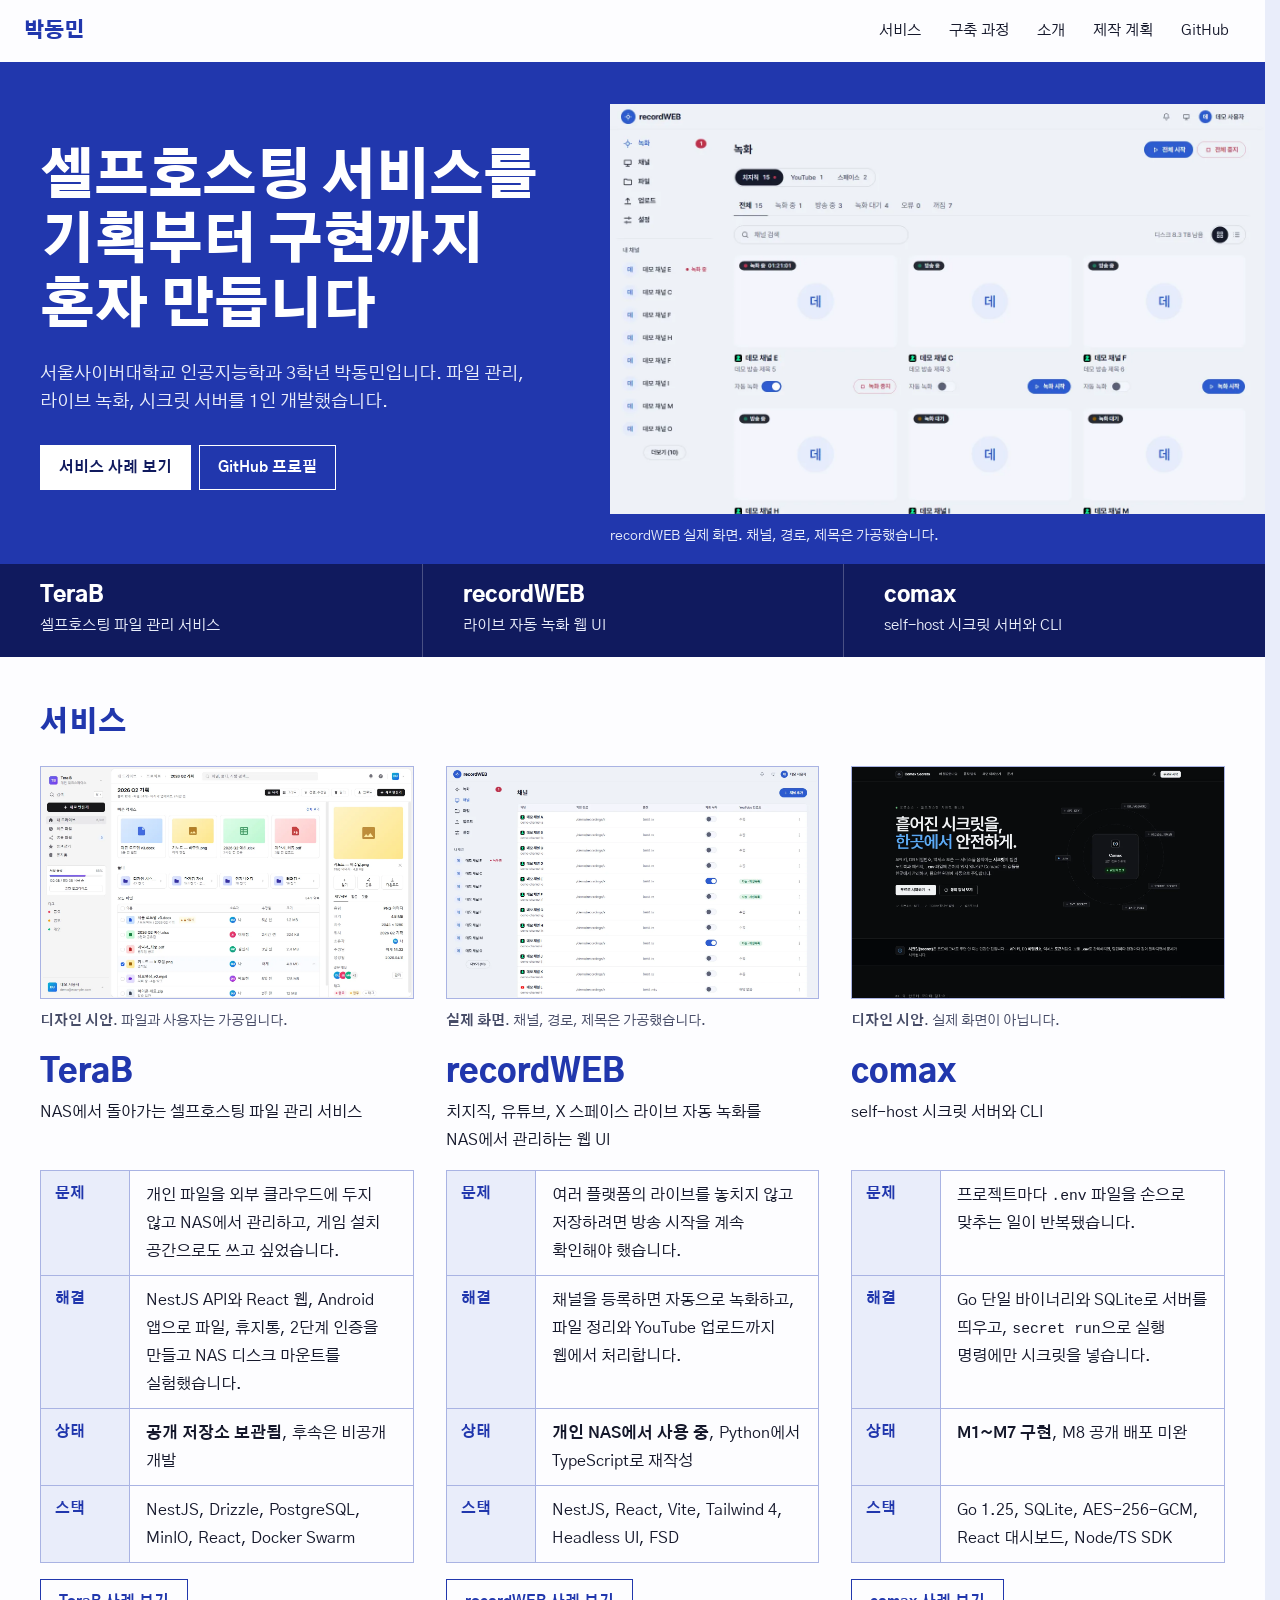
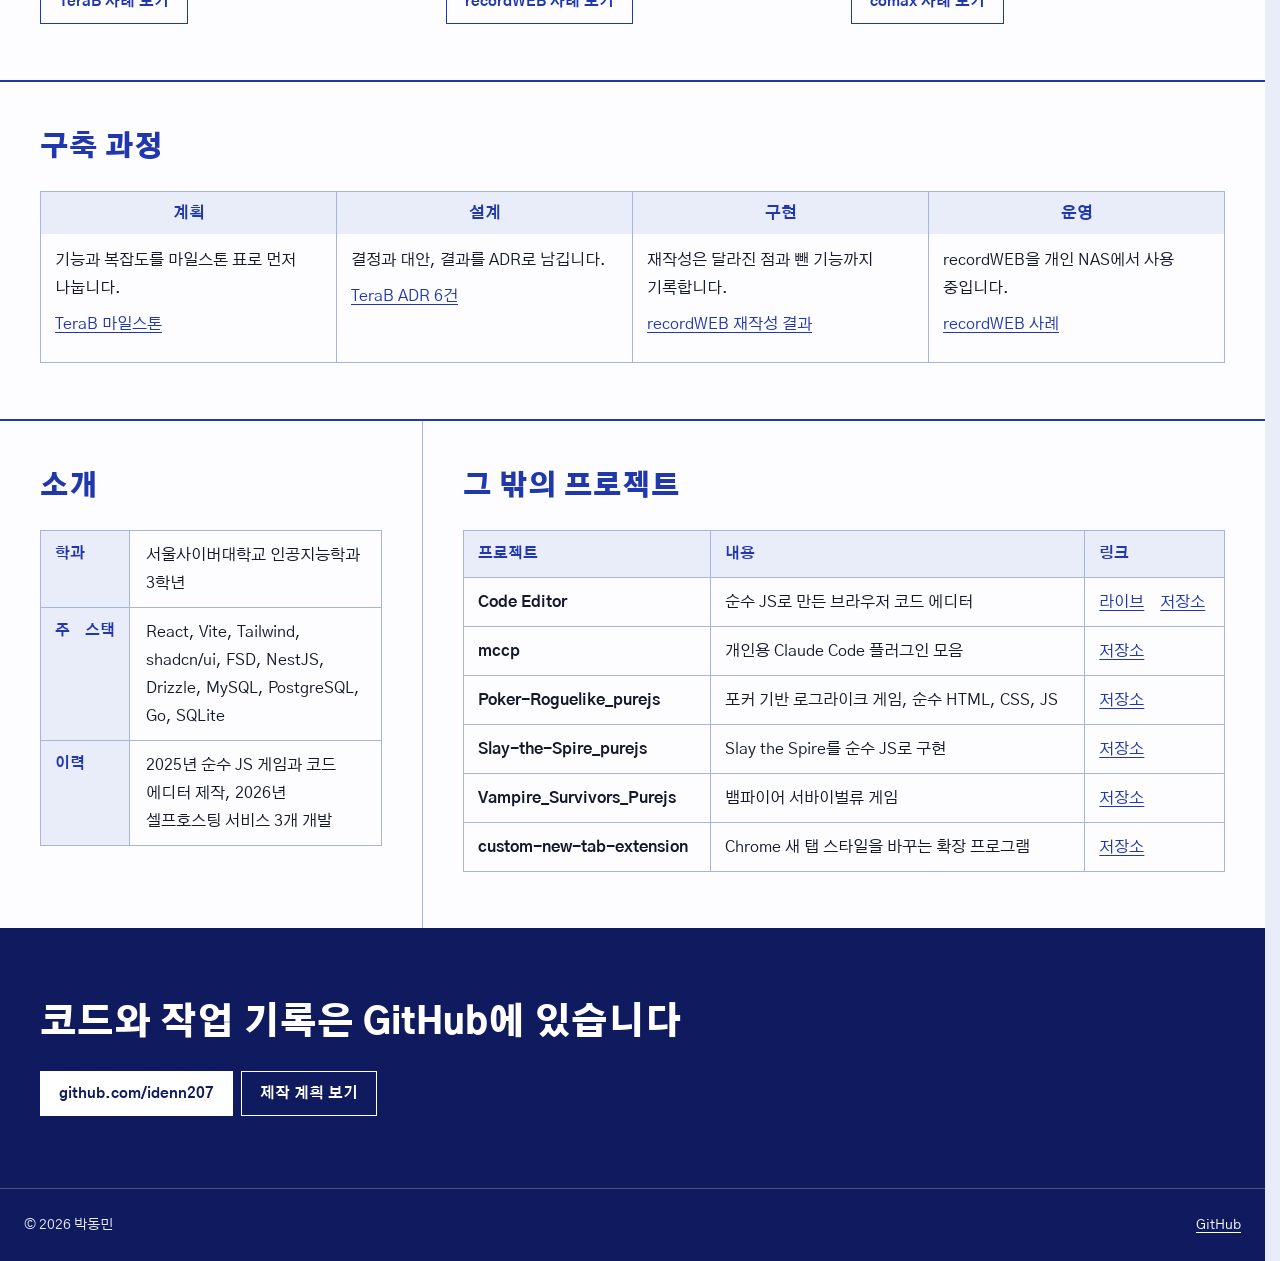
<file: index.html>
<!doctype html>
<html lang="ko">
<head>
  <meta charset="utf-8">
  <meta name="viewport" content="width=device-width, initial-scale=1">
  <title>박동민 포트폴리오 | 직접 만든 서비스 3개</title>
  <meta name="description" content="서울사이버대학교 인공지능학과 3학년 박동민의 포트폴리오입니다. TeraB, recordWEB, comax의 문제, 해결, 코드, 결과를 모았습니다.">
  <link rel="canonical" href="https://idenn207.github.io/">
  <meta property="og:type" content="website">
  <meta property="og:locale" content="ko_KR">
  <meta property="og:site_name" content="박동민 포트폴리오">
  <meta property="og:title" content="박동민 포트폴리오 | 직접 만든 서비스 3개">
  <meta property="og:description" content="서울사이버대학교 인공지능학과 3학년 박동민의 포트폴리오입니다. TeraB, recordWEB, comax의 문제, 해결, 코드, 결과를 모았습니다.">
  <meta property="og:url" content="https://idenn207.github.io/">
  <meta property="og:image" content="https://idenn207.github.io/assets/img/og.png">
  <meta property="og:image:width" content="1200">
  <meta property="og:image:height" content="630">
  <meta property="og:image:alt" content="박동민 포트폴리오 첫 화면. 셀프호스팅 서비스를 기획부터 구현까지 혼자 만든다는 제목과 recordWEB 화면, 서비스 3개의 이름이 있다.">
  <link rel="icon" href="/assets/favicon.svg" type="image/svg+xml">
  <link rel="preload" href="/assets/fonts/GothicA1-Regular.woff2" as="font" type="font/woff2" crossorigin>
  <link rel="stylesheet" href="/css/style.css">
  <script>document.documentElement.classList.add('js')</script>
  <script src="/js/main.js" defer onerror="document.documentElement.classList.remove('js')"></script>
  <script type="application/ld+json">{"@context":"https://schema.org","@type":"Person","name":"박동민","url":"https://idenn207.github.io/","sameAs":["https://github.com/idenn207"]}</script>
</head>
<body>
  <a class="skip" href="#main">본문으로 건너뛰기</a>
  <header class="site-head">
    <a class="brand" href="/">박동민</a>
    <button class="menu-btn" type="button" aria-expanded="false" aria-controls="nav">메뉴</button>
    <nav id="nav" aria-label="주 메뉴">
      <a href="/#services">서비스</a>
      <a href="/#process">구축 과정</a>
      <a href="/#about">소개</a>
      <a href="/plan/">제작 계획</a>
      <a href="https://github.com/idenn207">GitHub</a>
    </nav>
  </header>
  <div class="sheet no-rail">
    <main id="main">
      <section class="hero">
        <div class="hero-copy">
          <h1>셀프호스팅 서비스를 기획부터 구현까지 혼자 만듭니다</h1>
          <p>서울사이버대학교 인공지능학과 3학년 박동민입니다. 파일 관리, 라이브 녹화, 시크릿 서버를 1인 개발했습니다.</p>
          <p class="cta">
            <a class="btn invert" href="#services">서비스 사례 보기</a>
            <a class="btn ghost" href="https://github.com/idenn207">GitHub 프로필</a>
          </p>
        </div>
        <ul class="lineup">
          <li><a href="/projects/terab/"><strong>TeraB</strong> <span>셀프호스팅 파일 관리 서비스</span></a></li>
          <li><a href="/projects/recordweb/"><strong>recordWEB</strong> <span>라이브 자동 녹화 웹 UI</span></a></li>
          <li><a href="/projects/comax/"><strong>comax</strong> <span>self-host 시크릿 서버와 CLI</span></a></li>
        </ul>
        <figure class="hero-shot">
          <a href="/projects/recordweb/"><img src="/assets/img/recordweb-dashboard.webp" width="1440" height="900" fetchpriority="high" alt="recordWEB 녹화 화면. 플랫폼 탭과 상태 필터 아래에 가공한 데모 채널 카드의 녹화 상태와 자동 녹화 토글이 보인다."></a>
          <figcaption>recordWEB 실제 화면. 채널, 경로, 제목은 가공했습니다.</figcaption>
        </figure>
      </section>

      <section id="services">
        <h2>서비스</h2>
        <div class="svcs">
          <article class="svc">
            <figure class="shot">
              <a href="/projects/terab/"><img src="/assets/img/terab-drive.webp" width="1440" height="900" loading="lazy" alt="TeraB 드라이브 디자인 시안. 왼쪽에 메뉴와 저장 용량, 가운데에 빠른 액세스, 폴더, 파일 목록, 오른쪽에 선택한 파일의 세부 정보가 있다."></a>
              <figcaption><strong>디자인 시안</strong>. 파일과 사용자는 가공입니다.</figcaption>
            </figure>
            <div class="svc-name">
              <h3>TeraB</h3>
              <p>NAS에서 돌아가는 셀프호스팅 파일 관리 서비스</p>
            </div>
            <dl class="form">
              <div><dt>문제</dt><dd>개인 파일을 외부 클라우드에 두지 않고 NAS에서 관리하고, 게임 설치 공간으로도 쓰고 싶었습니다.</dd></div>
              <div><dt>해결</dt><dd>NestJS API와 React 웹, Android 앱으로 파일, 휴지통, 2단계 인증을 만들고 NAS 디스크 마운트를 실험했습니다.</dd></div>
              <div><dt>상태</dt><dd><strong>공개 저장소 보관됨</strong>, 후속은 비공개 개발</dd></div>
              <div><dt>스택</dt><dd>NestJS, Drizzle, PostgreSQL, MinIO, React, Docker Swarm</dd></div>
            </dl>
            <a class="btn" href="/projects/terab/">TeraB 사례 보기</a>
          </article>
          <article class="svc">
            <figure class="shot">
              <a href="/projects/recordweb/"><img src="/assets/img/recordweb-channels.webp" width="1440" height="900" loading="lazy" alt="recordWEB 채널 관리 화면. 채널, 저장 경로, 품질, 자동 녹화, YouTube 업로드 열로 이루어진 표가 보인다."></a>
              <figcaption><strong>실제 화면</strong>. 채널, 경로, 제목은 가공했습니다.</figcaption>
            </figure>
            <div class="svc-name">
              <h3>recordWEB</h3>
              <p>치지직, 유튜브, X 스페이스 라이브 자동 녹화를 NAS에서 관리하는 웹 UI</p>
            </div>
            <dl class="form">
              <div><dt>문제</dt><dd>여러 플랫폼의 라이브를 놓치지 않고 저장하려면 방송 시작을 계속 확인해야 했습니다.</dd></div>
              <div><dt>해결</dt><dd>채널을 등록하면 자동으로 녹화하고, 파일 정리와 YouTube 업로드까지 웹에서 처리합니다.</dd></div>
              <div><dt>상태</dt><dd><strong>개인 NAS에서 사용 중</strong>, Python에서 TypeScript로 재작성</dd></div>
              <div><dt>스택</dt><dd>NestJS, React, Vite, Tailwind 4, Headless UI, FSD</dd></div>
            </dl>
            <a class="btn" href="/projects/recordweb/">recordWEB 사례 보기</a>
          </article>
          <article class="svc">
            <figure class="shot">
              <a href="/projects/comax/"><img src="/assets/img/comax-home.webp" width="1425" height="900" loading="lazy" alt="comax 소개 페이지 디자인 시안. 어두운 배경에 흩어진 시크릿을 한곳에서 안전하게 관리한다는 제목과, comax 주변을 도는 시크릿 이름들이 있다."></a>
              <figcaption><strong>디자인 시안</strong>. 실제 화면이 아닙니다.</figcaption>
            </figure>
            <div class="svc-name">
              <h3>comax</h3>
              <p>self-host 시크릿 서버와 CLI</p>
            </div>
            <dl class="form">
              <div><dt>문제</dt><dd>프로젝트마다 <code>.env</code> 파일을 손으로 맞추는 일이 반복됐습니다.</dd></div>
              <div><dt>해결</dt><dd>Go 단일 바이너리와 SQLite로 서버를 띄우고, <code>secret run</code>으로 실행 명령에만 시크릿을 넣습니다.</dd></div>
              <div><dt>상태</dt><dd><strong>M1~M7 구현</strong>, M8 공개 배포 미완</dd></div>
              <div><dt>스택</dt><dd>Go 1.25, SQLite, AES-256-GCM, React 대시보드, Node/TS SDK</dd></div>
            </dl>
            <a class="btn" href="/projects/comax/">comax 사례 보기</a>
          </article>
        </div>
      </section>

      <section id="process">
        <h2>구축 과정</h2>
        <ol class="steps">
          <li>
            <h3>계획</h3>
            <p>기능과 복잡도를 마일스톤 표로 먼저 나눕니다.</p>
            <a href="https://github.com/idenn207/terab-archived/blob/31548ecbc13676afd0e98f1bb3fcad946689b55b/docs/planning/milestones.md">TeraB 마일스톤</a>
          </li>
          <li>
            <h3>설계</h3>
            <p>결정과 대안, 결과를 ADR로 남깁니다.</p>
            <a href="https://github.com/idenn207/terab-archived/blob/31548ecbc13676afd0e98f1bb3fcad946689b55b/docs/adr/INDEX.md">TeraB ADR 6건</a>
          </li>
          <li>
            <h3>구현</h3>
            <p>재작성은 달라진 점과 뺀 기능까지 기록합니다.</p>
            <a href="/projects/recordweb/#result">recordWEB 재작성 결과</a>
          </li>
          <li>
            <h3>운영</h3>
            <p>recordWEB을 개인 NAS에서 사용 중입니다.</p>
            <a href="/projects/recordweb/">recordWEB 사례</a>
          </li>
        </ol>
      </section>

      <div class="split">
        <section id="about">
          <h2>소개</h2>
          <dl class="form">
            <div><dt>학과</dt><dd>서울사이버대학교 인공지능학과 3학년</dd></div>
            <div><dt>주 스택</dt><dd>React, Vite, Tailwind, shadcn/ui, FSD, NestJS, Drizzle, MySQL, PostgreSQL, Go, SQLite</dd></div>
            <div><dt>이력</dt><dd>2025년 순수 JS 게임과 코드 에디터 제작, 2026년 셀프호스팅 서비스 3개 개발</dd></div>
          </dl>
        </section>

        <section id="others">
          <h2>그 밖의 프로젝트</h2>
          <table class="ledger">
            <thead><tr><th scope="col">프로젝트</th><th scope="col">내용</th><th scope="col">링크</th></tr></thead>
            <tbody>
              <tr><th scope="row">Code Editor</th><td>순수 JS로 만든 브라우저 코드 에디터</td><td><a href="https://idenn207.github.io/Code_Editor_purejs_v2/" aria-label="Code Editor 라이브">라이브</a> <a href="https://github.com/idenn207/Code_Editor_purejs_v2" aria-label="Code Editor 저장소">저장소</a></td></tr>
              <tr><th scope="row">mccp</th><td>개인용 Claude Code 플러그인 모음</td><td><a href="https://github.com/idenn207/mccp" aria-label="mccp 저장소">저장소</a></td></tr>
              <tr><th scope="row">Poker-Roguelike_purejs</th><td>포커 기반 로그라이크 게임, 순수 HTML, CSS, JS</td><td><a href="https://github.com/idenn207/Poker-Roguelike_purejs" aria-label="Poker-Roguelike_purejs 저장소">저장소</a></td></tr>
              <tr><th scope="row">Slay-the-Spire_purejs</th><td>Slay the Spire를 순수 JS로 구현</td><td><a href="https://github.com/idenn207/Slay-the-Spire_purejs" aria-label="Slay-the-Spire_purejs 저장소">저장소</a></td></tr>
              <tr><th scope="row">Vampire_Survivors_Purejs</th><td>뱀파이어 서바이벌류 게임</td><td><a href="https://github.com/idenn207/Vampire_Survivors_Purejs" aria-label="Vampire_Survivors_Purejs 저장소">저장소</a></td></tr>
              <tr><th scope="row">custom-new-tab-extension</th><td>Chrome 새 탭 스타일을 바꾸는 확장 프로그램</td><td><a href="https://github.com/idenn207/custom-new-tab-extension" aria-label="custom-new-tab-extension 저장소">저장소</a></td></tr>
            </tbody>
          </table>
        </section>
      </div>
    </main>
  </div>
  <section class="contact" aria-labelledby="contact-title">
    <h2 id="contact-title">코드와 작업 기록은 GitHub에 있습니다</h2>
    <p class="cta">
      <a class="btn invert" href="https://github.com/idenn207">github.com/idenn207</a>
      <a class="btn ghost" href="/plan/">제작 계획 보기</a>
    </p>
  </section>
  <footer class="site-foot">
    <span>&copy; 2026 박동민</span>
    <a href="https://github.com/idenn207">GitHub</a>
  </footer>
</body>
</html>
</file>
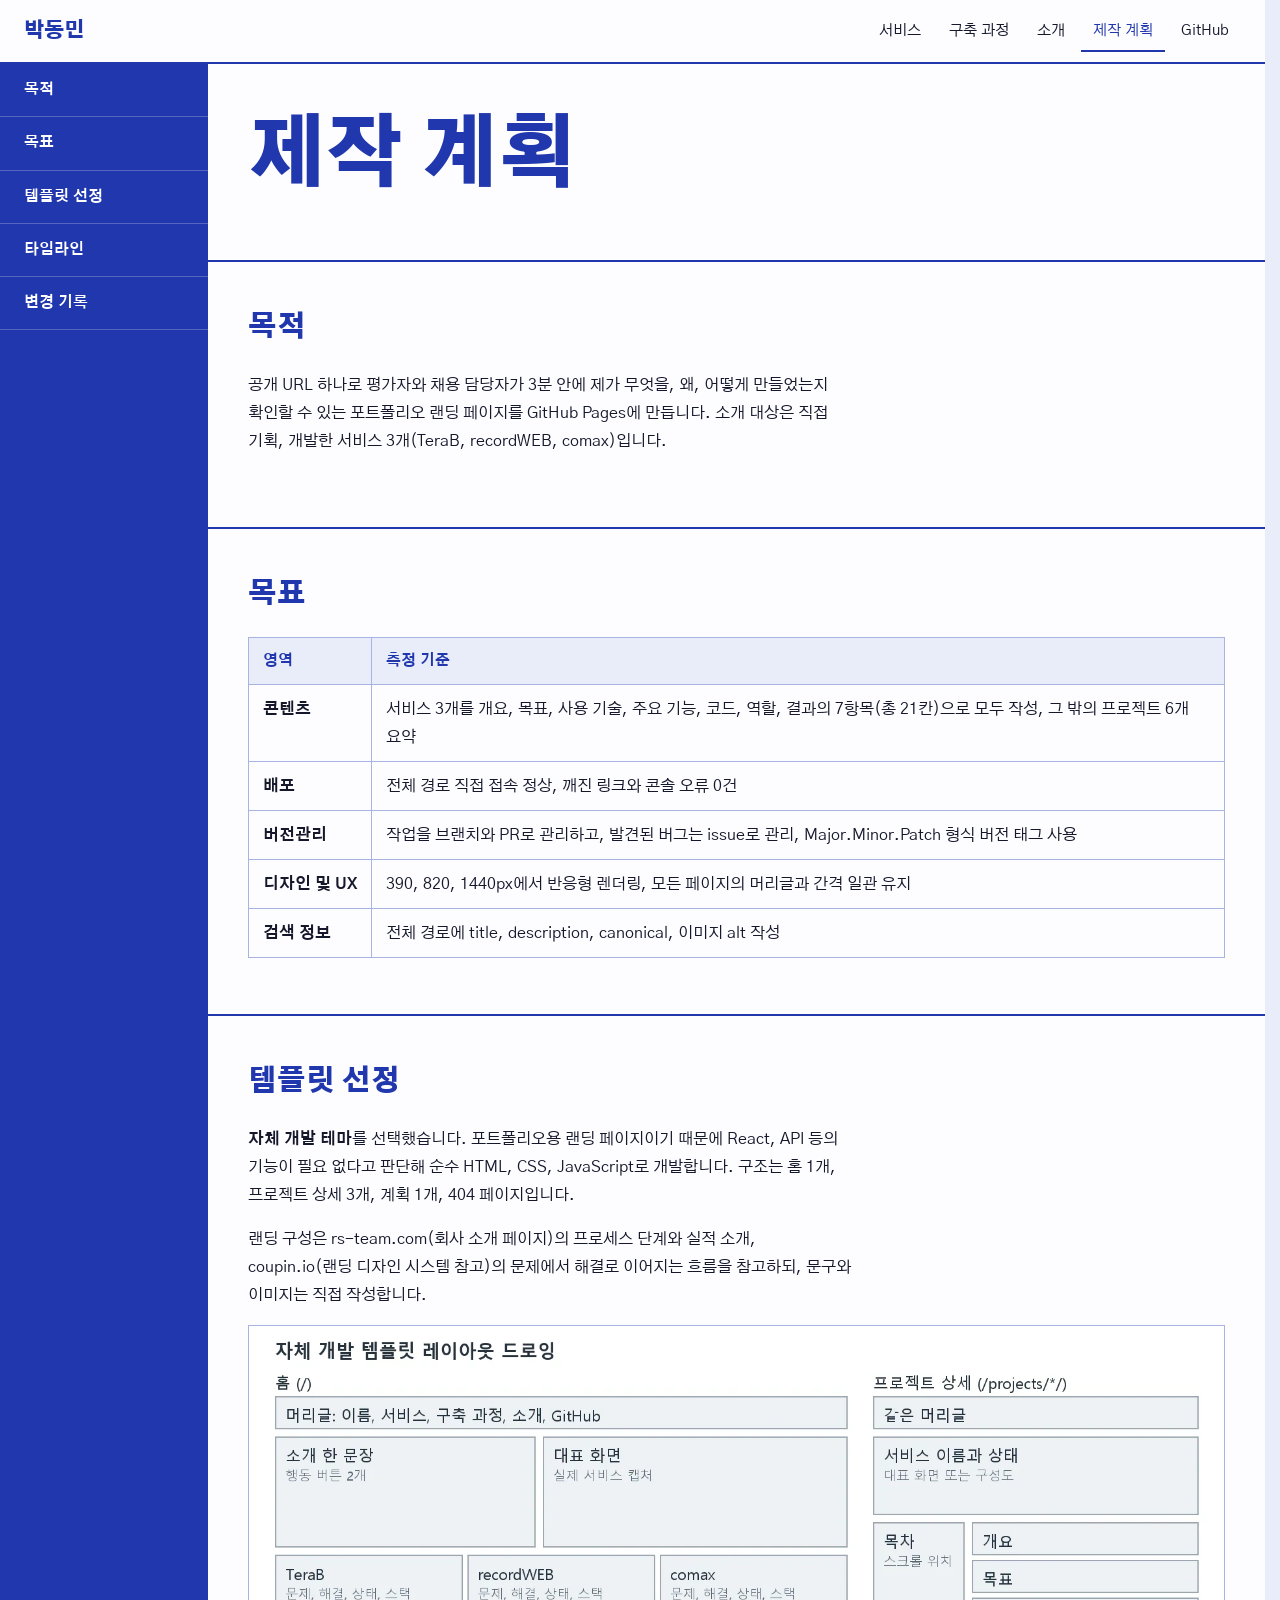
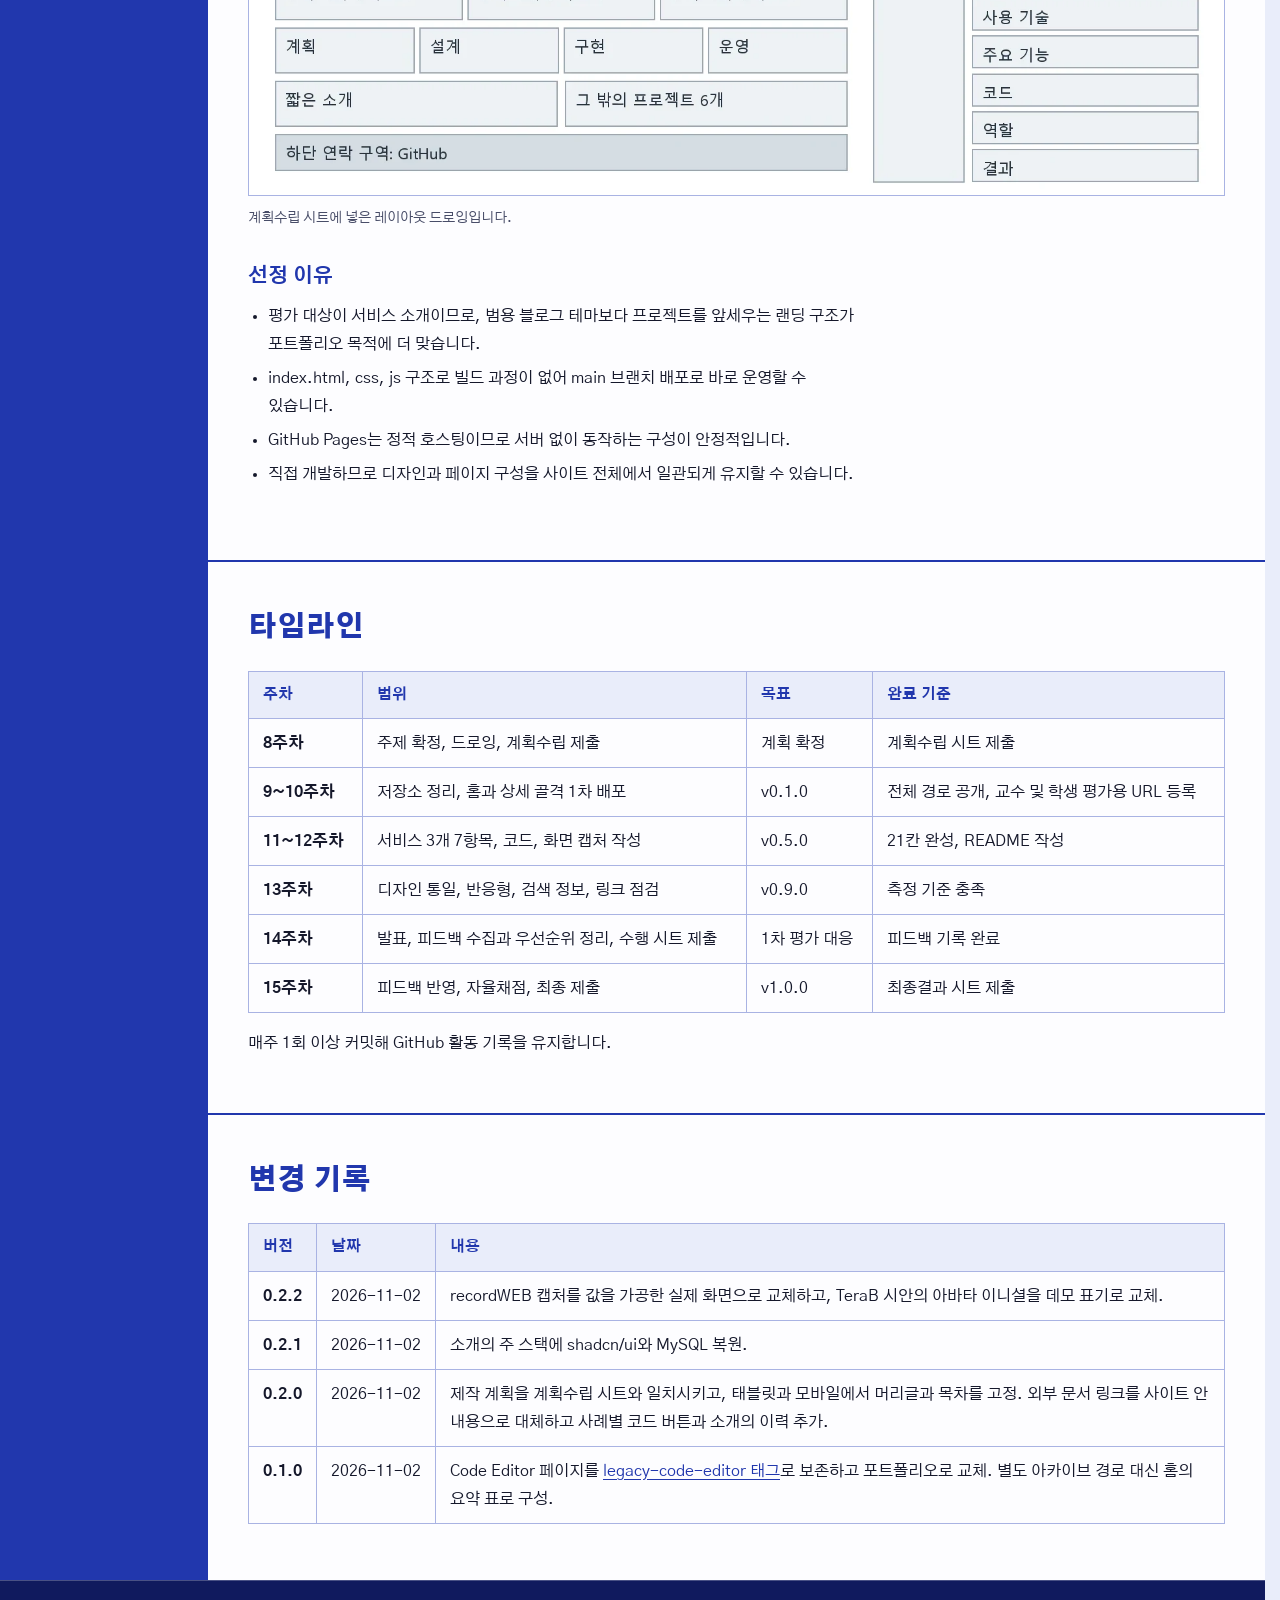
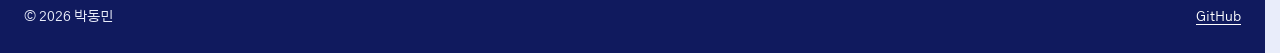
<file: plan/index.html>
<!doctype html>
<html lang="ko">
<head>
  <meta charset="utf-8">
  <meta name="viewport" content="width=device-width, initial-scale=1">
  <title>제작 계획 | 박동민 포트폴리오</title>
  <meta name="description" content="이 포트폴리오의 목적, 측정 기준, 템플릿 선정, 주차별 타임라인, 변경 기록을 정리했습니다.">
  <link rel="canonical" href="https://idenn207.github.io/plan/">
  <meta property="og:type" content="website">
  <meta property="og:locale" content="ko_KR">
  <meta property="og:site_name" content="박동민 포트폴리오">
  <meta property="og:title" content="제작 계획 | 박동민 포트폴리오">
  <meta property="og:description" content="이 포트폴리오의 목적, 측정 기준, 템플릿 선정, 주차별 타임라인, 변경 기록을 정리했습니다.">
  <meta property="og:url" content="https://idenn207.github.io/plan/">
  <meta property="og:image" content="https://idenn207.github.io/assets/img/og.png">
  <meta property="og:image:width" content="1200">
  <meta property="og:image:height" content="630">
  <meta property="og:image:alt" content="박동민 포트폴리오 첫 화면. 셀프호스팅 서비스를 기획부터 구현까지 혼자 만든다는 제목과 recordWEB 화면, 서비스 3개의 이름이 있다.">
  <link rel="icon" href="/assets/favicon.svg" type="image/svg+xml">
  <link rel="preload" href="/assets/fonts/GothicA1-Regular.woff2" as="font" type="font/woff2" crossorigin>
  <link rel="stylesheet" href="/css/style.css">
  <script>document.documentElement.classList.add('js')</script>
  <script src="/js/main.js" defer onerror="document.documentElement.classList.remove('js')"></script>
</head>
<body>
  <a class="skip" href="#main">본문으로 건너뛰기</a>
  <header class="site-head">
    <a class="brand" href="/">박동민</a>
    <button class="menu-btn" type="button" aria-expanded="false" aria-controls="nav">메뉴</button>
    <nav id="nav" aria-label="주 메뉴">
      <a href="/#services">서비스</a>
      <a href="/#process">구축 과정</a>
      <a href="/#about">소개</a>
      <a href="/plan/" aria-current="page">제작 계획</a>
      <a href="https://github.com/idenn207">GitHub</a>
    </nav>
  </header>
  <div class="sheet">
    <aside class="rail">
      <nav class="toc" aria-label="이 페이지 목차">
        <ol>
          <li><a href="#purpose">목적</a></li>
          <li><a href="#goals">목표</a></li>
          <li><a href="#template">템플릿 선정</a></li>
          <li><a href="#timeline">타임라인</a></li>
          <li><a href="#changes">변경 기록</a></li>
        </ol>
      </nav>
    </aside>
    <main id="main">
      <header class="case-head">
        <h1>제작 계획</h1>
      </header>

      <section id="purpose">
        <h2>목적</h2>
        <p>공개 URL 하나로 평가자와 채용 담당자가 3분 안에 제가 무엇을, 왜, 어떻게 만들었는지 확인할 수 있는 포트폴리오 랜딩 페이지를 GitHub Pages에 만듭니다. 소개 대상은 직접 기획, 개발한 서비스 3개(TeraB, recordWEB, comax)입니다.</p>
      </section>

      <section id="goals">
        <h2>목표</h2>
        <table class="ledger">
          <thead><tr><th scope="col">영역</th><th scope="col">측정 기준</th></tr></thead>
          <tbody>
            <tr><th scope="row">콘텐츠</th><td>서비스 3개를 개요, 목표, 사용 기술, 주요 기능, 코드, 역할, 결과의 7항목(총 21칸)으로 모두 작성, 그 밖의 프로젝트 6개 요약</td></tr>
            <tr><th scope="row">배포</th><td>전체 경로 직접 접속 정상, 깨진 링크와 콘솔 오류 0건</td></tr>
            <tr><th scope="row">버전관리</th><td>작업을 브랜치와 PR로 관리하고, 발견된 버그는 issue로 관리, Major.Minor.Patch 형식 버전 태그 사용</td></tr>
            <tr><th scope="row">디자인 및 UX</th><td>390, 820, 1440px에서 반응형 렌더링, 모든 페이지의 머리글과 간격 일관 유지</td></tr>
            <tr><th scope="row">검색 정보</th><td>전체 경로에 title, description, canonical, 이미지 alt 작성</td></tr>
          </tbody>
        </table>
      </section>

      <section id="template">
        <h2>템플릿 선정</h2>
        <p><strong>자체 개발 테마</strong>를 선택했습니다. 포트폴리오용 랜딩 페이지이기 때문에 React, API 등의 기능이 필요 없다고 판단해 순수 HTML, CSS, JavaScript로 개발합니다. 구조는 홈 1개, 프로젝트 상세 3개, 계획 1개, 404 페이지입니다.</p>
        <p>랜딩 구성은 rs-team.com(회사 소개 페이지)의 프로세스 단계와 실적 소개, coupin.io(랜딩 디자인 시스템 참고)의 문제에서 해결로 이어지는 흐름을 참고하되, 문구와 이미지는 직접 작성합니다.</p>
        <figure class="shot">
          <a href="/assets/img/plan-drawing.webp"><img src="/assets/img/plan-drawing.webp" width="1500" height="722" loading="lazy" alt="자체 개발 템플릿 레이아웃 드로잉. 홈은 머리글, 소개 한 문장과 대표 화면, 서비스 3개, 구축 과정 4단계, 짧은 소개와 그 밖의 프로젝트 6개, 하단 연락 구역 순서이고, 프로젝트 상세는 머리글, 서비스 이름과 상태, 왼쪽 목차, 오른쪽 7항목 순서다."></a>
          <figcaption>계획수립 시트에 넣은 레이아웃 드로잉입니다.</figcaption>
        </figure>
        <h3>선정 이유</h3>
        <ul>
          <li>평가 대상이 서비스 소개이므로, 범용 블로그 테마보다 프로젝트를 앞세우는 랜딩 구조가 포트폴리오 목적에 더 맞습니다.</li>
          <li>index.html, css, js 구조로 빌드 과정이 없어 main 브랜치 배포로 바로 운영할 수 있습니다.</li>
          <li>GitHub Pages는 정적 호스팅이므로 서버 없이 동작하는 구성이 안정적입니다.</li>
          <li>직접 개발하므로 디자인과 페이지 구성을 사이트 전체에서 일관되게 유지할 수 있습니다.</li>
        </ul>
      </section>

      <section id="timeline">
        <h2>타임라인</h2>
        <table class="ledger">
          <thead><tr><th scope="col">주차</th><th scope="col">범위</th><th scope="col">목표</th><th scope="col">완료 기준</th></tr></thead>
          <tbody>
            <tr><th scope="row">8주차</th><td data-label="범위">주제 확정, 드로잉, 계획수립 제출</td><td data-label="목표">계획 확정</td><td data-label="완료 기준">계획수립 시트 제출</td></tr>
            <tr><th scope="row">9~10주차</th><td data-label="범위">저장소 정리, 홈과 상세 골격 1차 배포</td><td data-label="목표">v0.1.0</td><td data-label="완료 기준">전체 경로 공개, 교수 및 학생 평가용 URL 등록</td></tr>
            <tr><th scope="row">11~12주차</th><td data-label="범위">서비스 3개 7항목, 코드, 화면 캡처 작성</td><td data-label="목표">v0.5.0</td><td data-label="완료 기준">21칸 완성, README 작성</td></tr>
            <tr><th scope="row">13주차</th><td data-label="범위">디자인 통일, 반응형, 검색 정보, 링크 점검</td><td data-label="목표">v0.9.0</td><td data-label="완료 기준">측정 기준 충족</td></tr>
            <tr><th scope="row">14주차</th><td data-label="범위">발표, 피드백 수집과 우선순위 정리, 수행 시트 제출</td><td data-label="목표">1차 평가 대응</td><td data-label="완료 기준">피드백 기록 완료</td></tr>
            <tr><th scope="row">15주차</th><td data-label="범위">피드백 반영, 자율채점, 최종 제출</td><td data-label="목표">v1.0.0</td><td data-label="완료 기준">최종결과 시트 제출</td></tr>
          </tbody>
        </table>
        <p class="note">매주 1회 이상 커밋해 GitHub 활동 기록을 유지합니다.</p>
      </section>

      <section id="changes">
        <h2>변경 기록</h2>
        <table class="ledger">
          <thead><tr><th scope="col">버전</th><th scope="col">날짜</th><th scope="col">내용</th></tr></thead>
          <tbody>
            <tr><th scope="row">0.2.2</th><td data-label="날짜"><time datetime="2026-11-02">2026-11-02</time></td><td data-label="내용">recordWEB 캡처를 값을 가공한 실제 화면으로 교체하고, TeraB 시안의 아바타 이니셜을 데모 표기로 교체.</td></tr>
            <tr><th scope="row">0.2.1</th><td data-label="날짜"><time datetime="2026-11-02">2026-11-02</time></td><td data-label="내용">소개의 주 스택에 shadcn/ui와 MySQL 복원.</td></tr>
            <tr><th scope="row">0.2.0</th><td data-label="날짜"><time datetime="2026-11-02">2026-11-02</time></td><td data-label="내용">제작 계획을 계획수립 시트와 일치시키고, 태블릿과 모바일에서 머리글과 목차를 고정. 외부 문서 링크를 사이트 안 내용으로 대체하고 사례별 코드 버튼과 소개의 이력 추가.</td></tr>
            <tr><th scope="row">0.1.0</th><td data-label="날짜"><time datetime="2026-11-02">2026-11-02</time></td><td data-label="내용">Code Editor 페이지를 <a href="https://github.com/idenn207/idenn207.github.io/tree/legacy-code-editor">legacy-code-editor 태그</a>로 보존하고 포트폴리오로 교체. 별도 아카이브 경로 대신 홈의 요약 표로 구성.</td></tr>
          </tbody>
        </table>
      </section>
    </main>
  </div>
  <footer class="site-foot">
    <span>&copy; 2026 박동민</span>
    <a href="https://github.com/idenn207">GitHub</a>
  </footer>
</body>
</html>
</file>
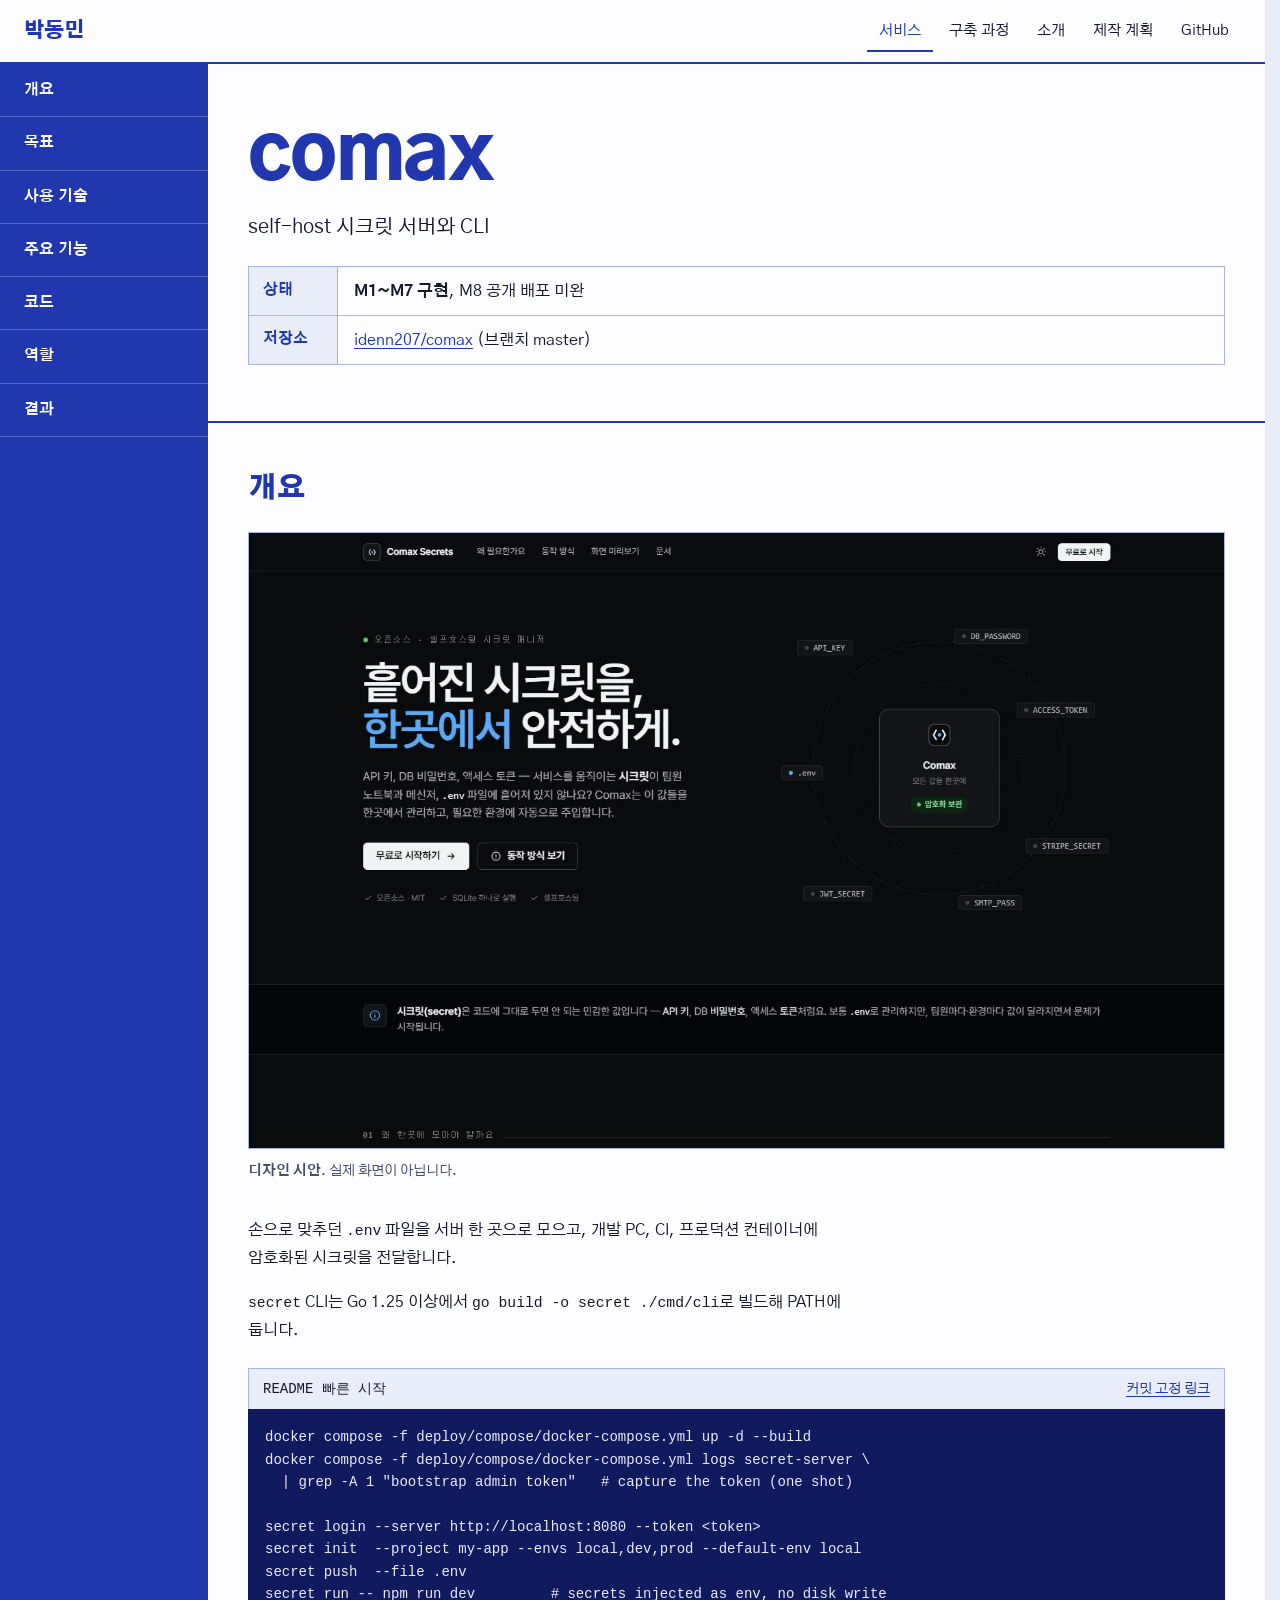
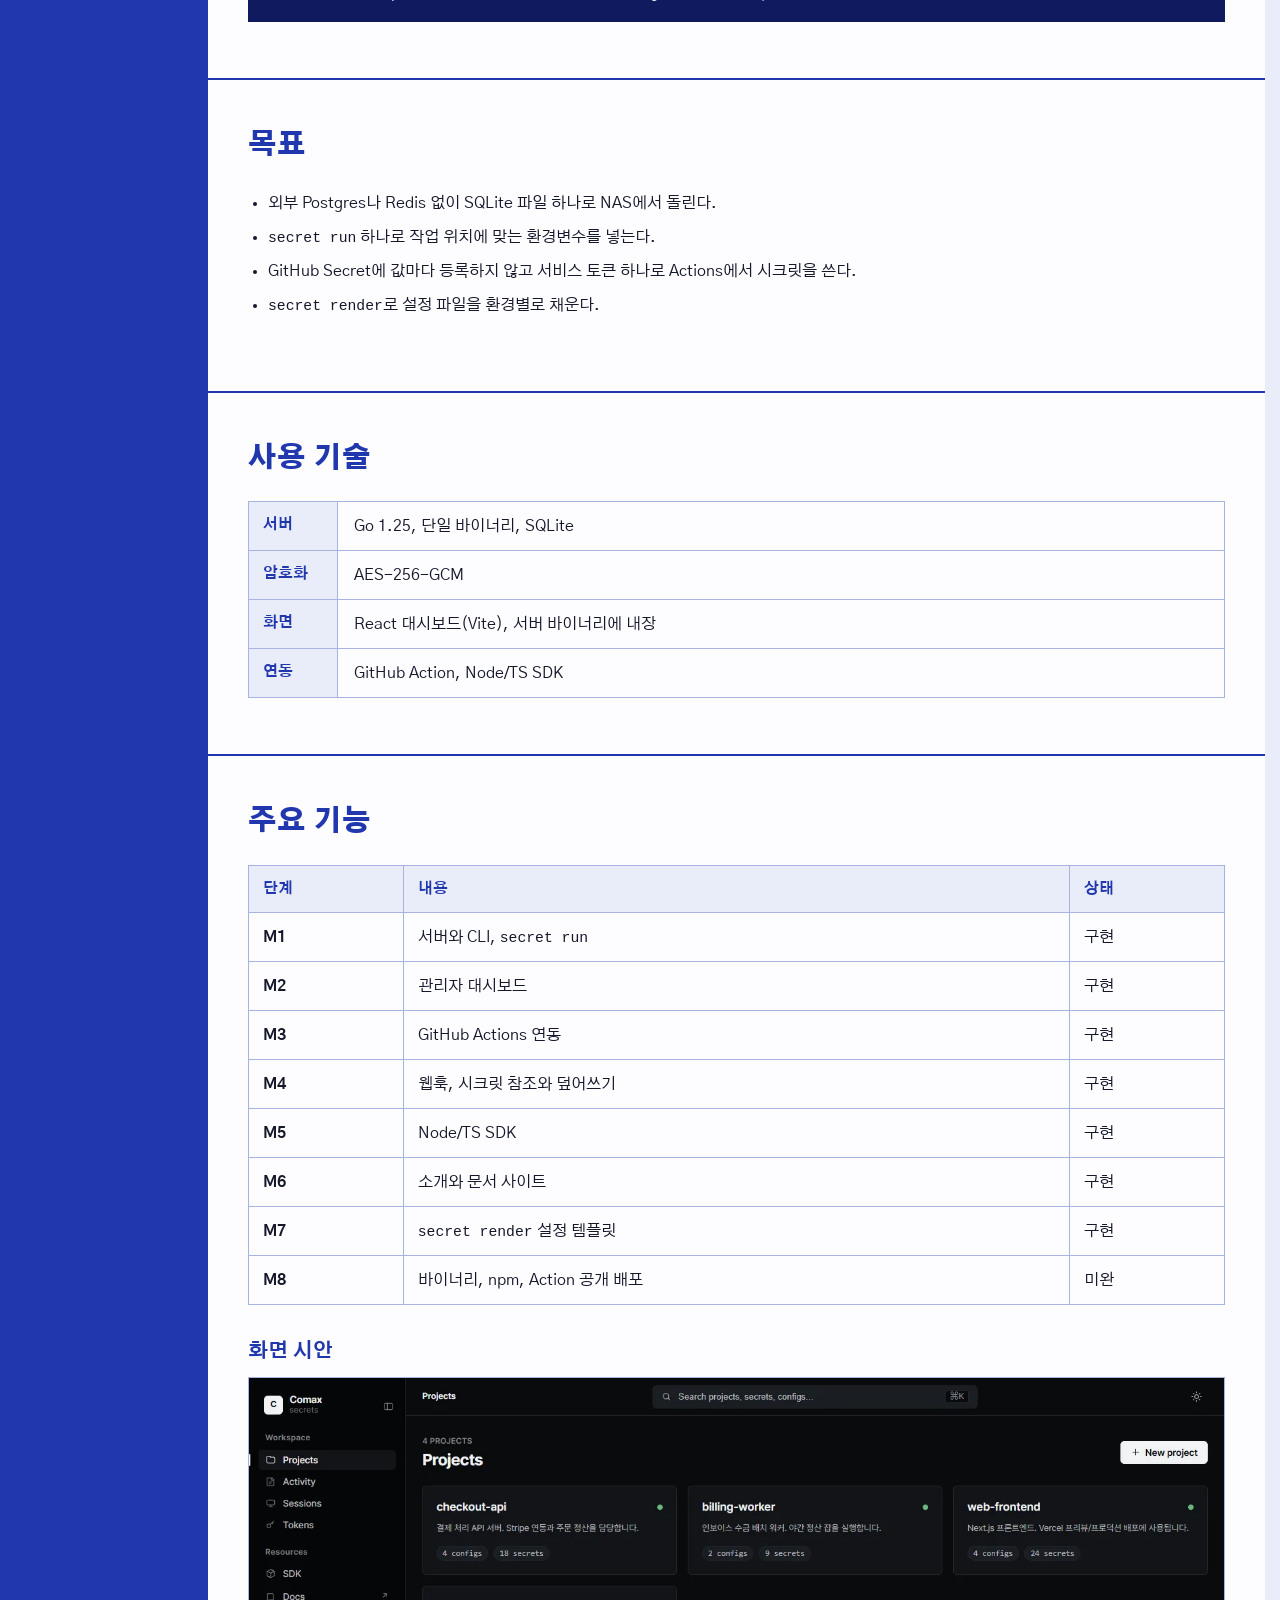
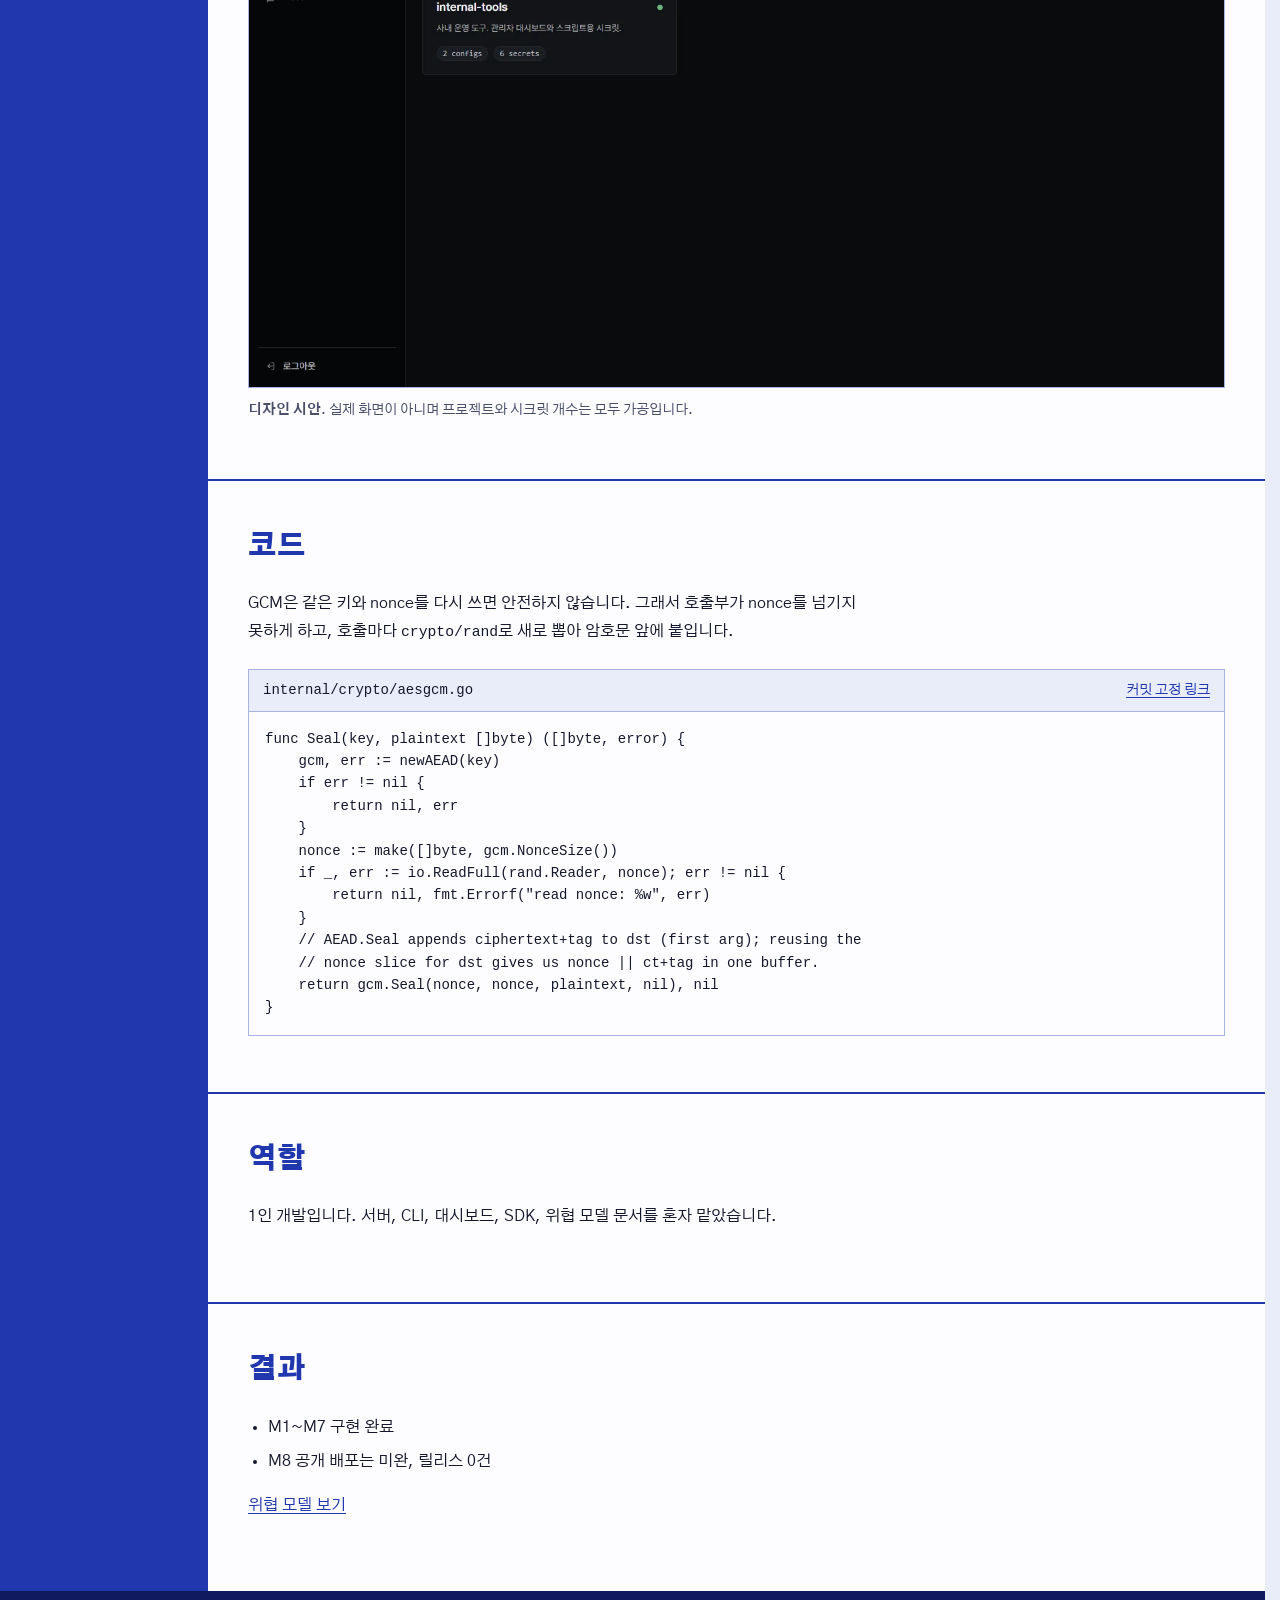
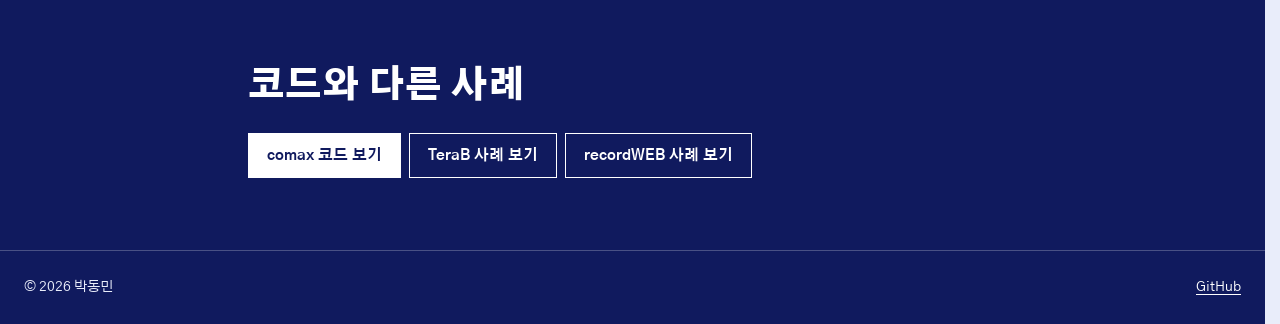
<file: projects/comax/index.html>
<!doctype html>
<html lang="ko">
<head>
  <meta charset="utf-8">
  <meta name="viewport" content="width=device-width, initial-scale=1">
  <title>comax 사례 | 박동민 포트폴리오</title>
  <meta name="description" content="Go 단일 바이너리로 만든 self-host 시크릿 서버와 CLI comax의 개요, 목표, 사용 기술, 주요 기능, 코드, 역할, 결과를 정리했습니다.">
  <link rel="canonical" href="https://idenn207.github.io/projects/comax/">
  <meta property="og:type" content="website">
  <meta property="og:locale" content="ko_KR">
  <meta property="og:site_name" content="박동민 포트폴리오">
  <meta property="og:title" content="comax 사례 | 박동민 포트폴리오">
  <meta property="og:description" content="Go 단일 바이너리로 만든 self-host 시크릿 서버와 CLI comax의 개요, 목표, 사용 기술, 주요 기능, 코드, 역할, 결과를 정리했습니다.">
  <meta property="og:url" content="https://idenn207.github.io/projects/comax/">
  <meta property="og:image" content="https://idenn207.github.io/assets/img/og.png">
  <meta property="og:image:width" content="1200">
  <meta property="og:image:height" content="630">
  <meta property="og:image:alt" content="박동민 포트폴리오 첫 화면. 셀프호스팅 서비스를 기획부터 구현까지 혼자 만든다는 제목과 recordWEB 화면, 서비스 3개의 이름이 있다.">
  <link rel="icon" href="/assets/favicon.svg" type="image/svg+xml">
  <link rel="preload" href="/assets/fonts/GothicA1-Regular.woff2" as="font" type="font/woff2" crossorigin>
  <link rel="stylesheet" href="/css/style.css">
  <script>document.documentElement.classList.add('js')</script>
  <script src="/js/main.js" defer onerror="document.documentElement.classList.remove('js')"></script>
</head>
<body>
  <a class="skip" href="#main">본문으로 건너뛰기</a>
  <header class="site-head">
    <a class="brand" href="/">박동민</a>
    <button class="menu-btn" type="button" aria-expanded="false" aria-controls="nav">메뉴</button>
    <nav id="nav" aria-label="주 메뉴">
      <a href="/#services" aria-current="true">서비스</a>
      <a href="/#process">구축 과정</a>
      <a href="/#about">소개</a>
      <a href="/plan/">제작 계획</a>
      <a href="https://github.com/idenn207">GitHub</a>
    </nav>
  </header>
  <div class="sheet">
    <aside class="rail">
      <nav class="toc" aria-label="이 페이지 목차">
        <ol>
          <li><a href="#overview">개요</a></li>
          <li><a href="#goals">목표</a></li>
          <li><a href="#stack">사용 기술</a></li>
          <li><a href="#features">주요 기능</a></li>
          <li><a href="#code">코드</a></li>
          <li><a href="#role">역할</a></li>
          <li><a href="#result">결과</a></li>
        </ol>
      </nav>
    </aside>
    <main id="main">
      <header class="case-head">
        <h1>comax</h1>
        <p>self-host 시크릿 서버와 CLI</p>
        <dl class="form">
          <div><dt>상태</dt><dd><strong>M1~M7 구현</strong>, M8 공개 배포 미완</dd></div>
          <div><dt>저장소</dt><dd><a href="https://github.com/idenn207/comax">idenn207/comax</a> (브랜치 master)</dd></div>
        </dl>
      </header>

      <section id="overview">
        <h2>개요</h2>
        <figure class="shot">
          <img src="/assets/img/comax-home.webp" width="1425" height="900" fetchpriority="high" alt="comax 소개 페이지 디자인 시안. 어두운 배경에 흩어진 시크릿을 한곳에서 안전하게 관리한다는 제목과, comax 주변을 도는 시크릿 이름들이 있다.">
          <figcaption><strong>디자인 시안</strong>. 실제 화면이 아닙니다.</figcaption>
        </figure>
        <p>손으로 맞추던 <code>.env</code> 파일을 서버 한 곳으로 모으고, 개발 PC, CI, 프로덕션 컨테이너에 암호화된 시크릿을 전달합니다.</p>
        <p><code>secret</code> CLI는 Go 1.25 이상에서 <code>go build -o secret ./cmd/cli</code>로 빌드해 PATH에 둡니다.</p>
        <figure class="code term">
          <figcaption><span>README 빠른 시작</span><a href="https://github.com/idenn207/comax/blob/c01dd0944d18ac8dcc0f54ca0d08bbb567e71ad3/README.md#quickstart" aria-label="README 빠른 시작 커밋 고정 링크">커밋 고정 링크</a></figcaption>
          <pre tabindex="0"><code>docker compose -f deploy/compose/docker-compose.yml up -d --build
docker compose -f deploy/compose/docker-compose.yml logs secret-server \
  | grep -A 1 "bootstrap admin token"   # capture the token (one shot)

secret login --server http://localhost:8080 --token &lt;token&gt;
secret init  --project my-app --envs local,dev,prod --default-env local
secret push  --file .env
secret run -- npm run dev         # secrets injected as env, no disk write</code></pre>
        </figure>
      </section>

      <section id="goals">
        <h2>목표</h2>
        <ul>
          <li>외부 Postgres나 Redis 없이 SQLite 파일 하나로 NAS에서 돌린다.</li>
          <li><code>secret run</code> 하나로 작업 위치에 맞는 환경변수를 넣는다.</li>
          <li>GitHub Secret에 값마다 등록하지 않고 서비스 토큰 하나로 Actions에서 시크릿을 쓴다.</li>
          <li><code>secret render</code>로 설정 파일을 환경별로 채운다.</li>
        </ul>
      </section>

      <section id="stack">
        <h2>사용 기술</h2>
        <dl class="form">
          <div><dt>서버</dt><dd>Go 1.25, 단일 바이너리, SQLite</dd></div>
          <div><dt>암호화</dt><dd>AES-256-GCM</dd></div>
          <div><dt>화면</dt><dd>React 대시보드(Vite), 서버 바이너리에 내장</dd></div>
          <div><dt>연동</dt><dd>GitHub Action, Node/TS SDK</dd></div>
        </dl>
      </section>

      <section id="features">
        <h2>주요 기능</h2>
        <table class="ledger">
          <thead><tr><th scope="col">단계</th><th scope="col">내용</th><th scope="col">상태</th></tr></thead>
          <tbody>
            <tr><th scope="row">M1</th><td>서버와 CLI, <code>secret run</code></td><td>구현</td></tr>
            <tr><th scope="row">M2</th><td>관리자 대시보드</td><td>구현</td></tr>
            <tr><th scope="row">M3</th><td>GitHub Actions 연동</td><td>구현</td></tr>
            <tr><th scope="row">M4</th><td>웹훅, 시크릿 참조와 덮어쓰기</td><td>구현</td></tr>
            <tr><th scope="row">M5</th><td>Node/TS SDK</td><td>구현</td></tr>
            <tr><th scope="row">M6</th><td>소개와 문서 사이트</td><td>구현</td></tr>
            <tr><th scope="row">M7</th><td><code>secret render</code> 설정 템플릿</td><td>구현</td></tr>
            <tr><th scope="row">M8</th><td>바이너리, npm, Action 공개 배포</td><td>미완</td></tr>
          </tbody>
        </table>
        <h3>화면 시안</h3>
        <figure class="shot">
          <img src="/assets/img/comax-prototype.webp" width="1440" height="900" loading="lazy" alt="comax 대시보드 프로토타입 디자인 시안. 왼쪽 메뉴 옆에 프로젝트 4개가 카드로 나열되어 있고 카드마다 설정과 시크릿 개수가 있다.">
          <figcaption><strong>디자인 시안</strong>. 실제 화면이 아니며 프로젝트와 시크릿 개수는 모두 가공입니다.</figcaption>
        </figure>
      </section>

      <section id="code">
        <h2>코드</h2>
        <p>GCM은 같은 키와 nonce를 다시 쓰면 안전하지 않습니다. 그래서 호출부가 nonce를 넘기지 못하게 하고, 호출마다 <code>crypto/rand</code>로 새로 뽑아 암호문 앞에 붙입니다.</p>
        <figure class="code">
          <figcaption><span>internal/crypto/aesgcm.go</span><a href="https://github.com/idenn207/comax/blob/c01dd0944d18ac8dcc0f54ca0d08bbb567e71ad3/internal/crypto/aesgcm.go#L51-L63" aria-label="internal/crypto/aesgcm.go 커밋 고정 링크">커밋 고정 링크</a></figcaption>
          <pre tabindex="0"><code>func Seal(key, plaintext []byte) ([]byte, error) {
	gcm, err := newAEAD(key)
	if err != nil {
		return nil, err
	}
	nonce := make([]byte, gcm.NonceSize())
	if _, err := io.ReadFull(rand.Reader, nonce); err != nil {
		return nil, fmt.Errorf("read nonce: %w", err)
	}
	// AEAD.Seal appends ciphertext+tag to dst (first arg); reusing the
	// nonce slice for dst gives us nonce || ct+tag in one buffer.
	return gcm.Seal(nonce, nonce, plaintext, nil), nil
}</code></pre>
        </figure>
      </section>

      <section id="role">
        <h2>역할</h2>
        <p>1인 개발입니다. 서버, CLI, 대시보드, SDK, 위협 모델 문서를 혼자 맡았습니다.</p>
      </section>

      <section id="result">
        <h2>결과</h2>
        <ul>
          <li>M1~M7 구현 완료</li>
          <li>M8 공개 배포는 미완, 릴리스 0건</li>
        </ul>
        <p><a href="https://github.com/idenn207/comax/blob/c01dd0944d18ac8dcc0f54ca0d08bbb567e71ad3/docs/threat-model.md">위협 모델 보기</a></p>
      </section>
    </main>
  </div>
  <section class="contact" aria-labelledby="contact-title">
    <h2 id="contact-title">코드와 다른 사례</h2>
    <p class="cta">
      <a class="btn invert" href="https://github.com/idenn207/comax">comax 코드 보기</a>
      <a class="btn ghost" href="/projects/terab/">TeraB 사례 보기</a>
      <a class="btn ghost" href="/projects/recordweb/">recordWEB 사례 보기</a>
    </p>
  </section>
  <footer class="site-foot">
    <span>&copy; 2026 박동민</span>
    <a href="https://github.com/idenn207">GitHub</a>
  </footer>
</body>
</html>
</file>
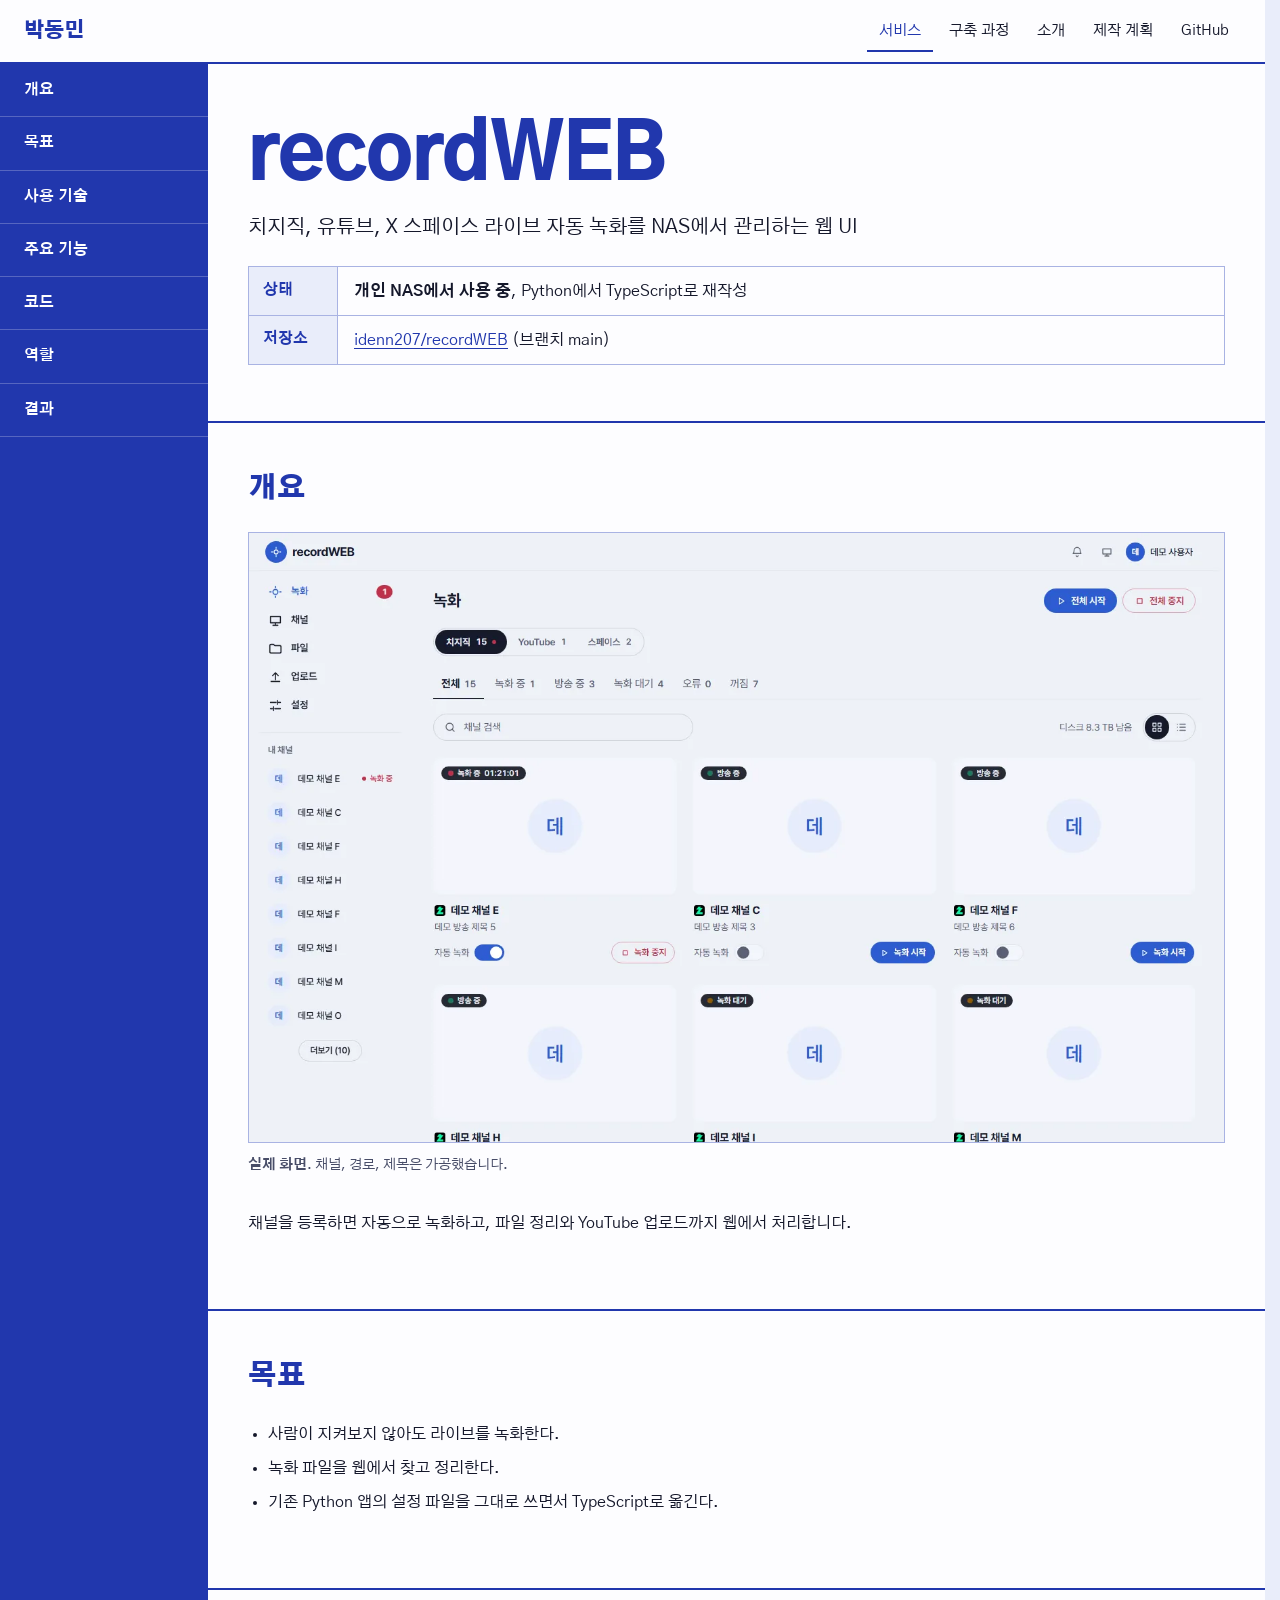
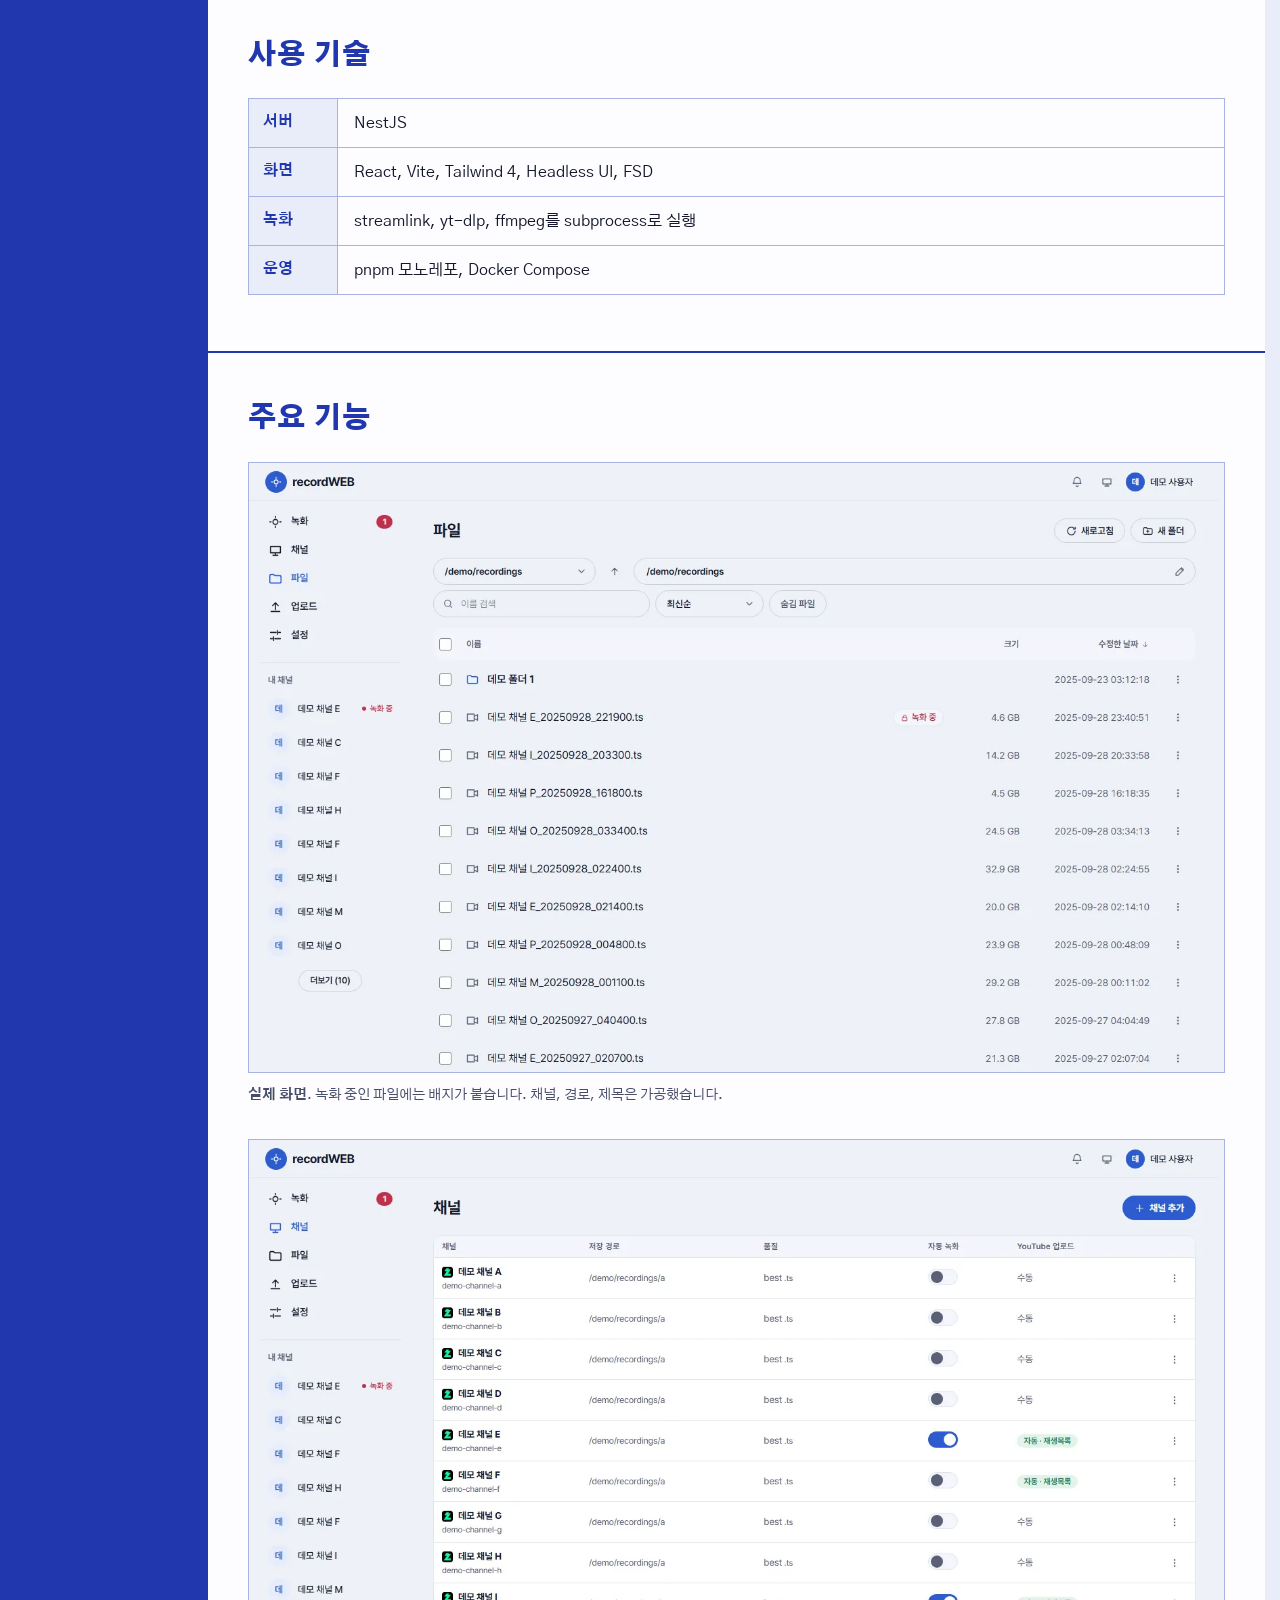
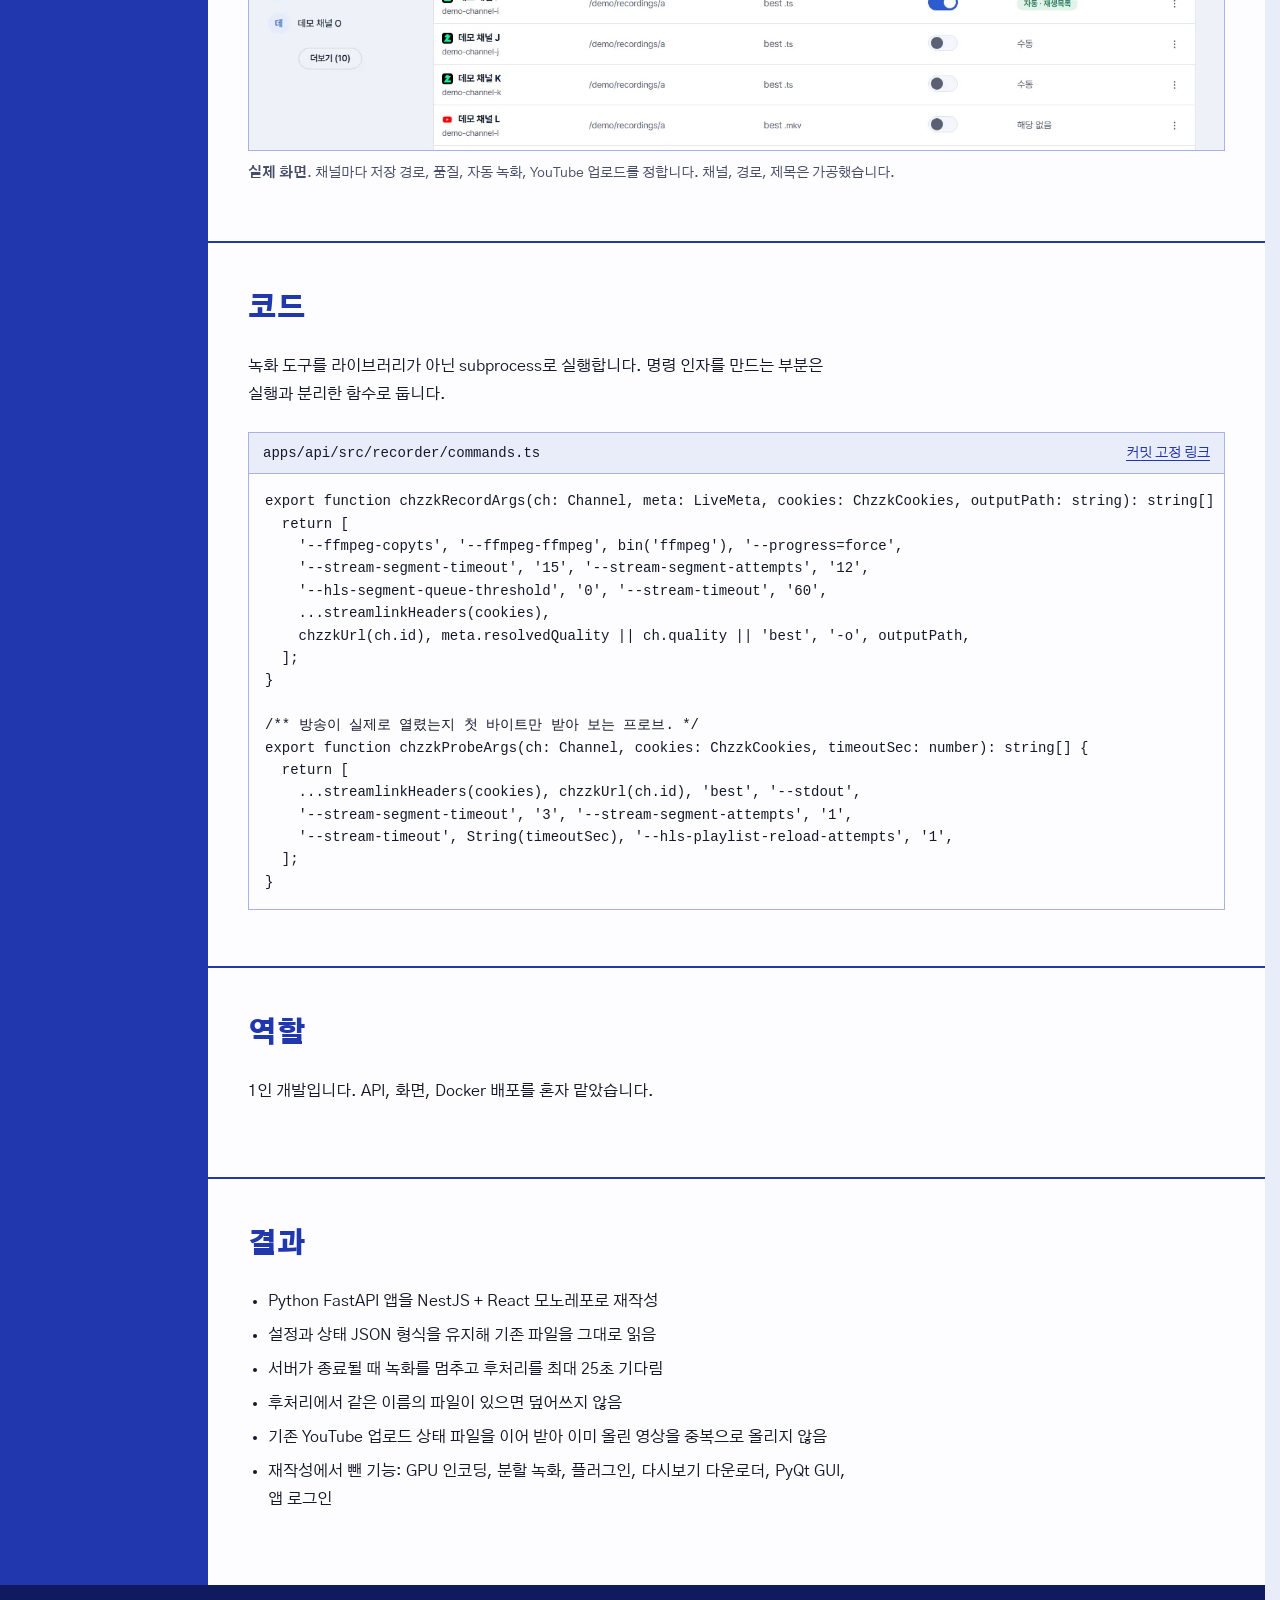
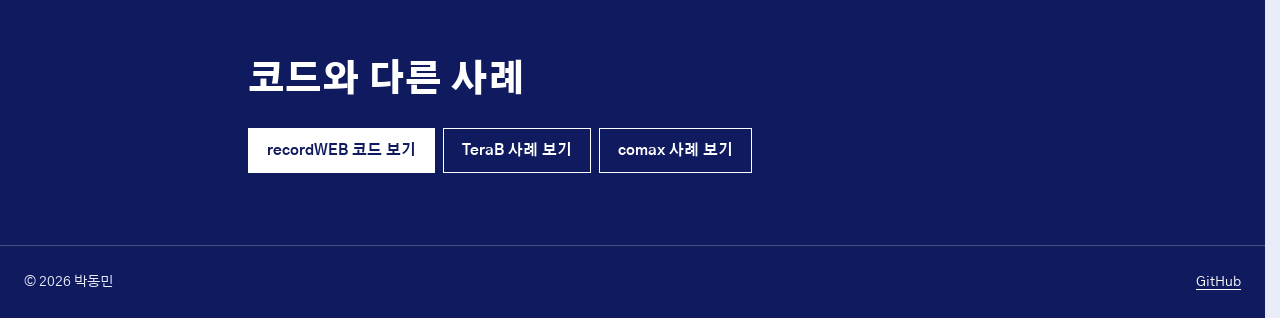
<file: projects/recordweb/index.html>
<!doctype html>
<html lang="ko">
<head>
  <meta charset="utf-8">
  <meta name="viewport" content="width=device-width, initial-scale=1">
  <title>recordWEB 사례 | 박동민 포트폴리오</title>
  <meta name="description" content="치지직, 유튜브, X 스페이스 라이브 자동 녹화를 NAS에서 관리하는 웹 UI recordWEB의 화면과 코드, 재작성 결과를 정리했습니다.">
  <link rel="canonical" href="https://idenn207.github.io/projects/recordweb/">
  <meta property="og:type" content="website">
  <meta property="og:locale" content="ko_KR">
  <meta property="og:site_name" content="박동민 포트폴리오">
  <meta property="og:title" content="recordWEB 사례 | 박동민 포트폴리오">
  <meta property="og:description" content="치지직, 유튜브, X 스페이스 라이브 자동 녹화를 NAS에서 관리하는 웹 UI recordWEB의 화면과 코드, 재작성 결과를 정리했습니다.">
  <meta property="og:url" content="https://idenn207.github.io/projects/recordweb/">
  <meta property="og:image" content="https://idenn207.github.io/assets/img/og.png">
  <meta property="og:image:width" content="1200">
  <meta property="og:image:height" content="630">
  <meta property="og:image:alt" content="박동민 포트폴리오 첫 화면. 셀프호스팅 서비스를 기획부터 구현까지 혼자 만든다는 제목과 recordWEB 화면, 서비스 3개의 이름이 있다.">
  <link rel="icon" href="/assets/favicon.svg" type="image/svg+xml">
  <link rel="preload" href="/assets/fonts/GothicA1-Regular.woff2" as="font" type="font/woff2" crossorigin>
  <link rel="stylesheet" href="/css/style.css">
  <script>document.documentElement.classList.add('js')</script>
  <script src="/js/main.js" defer onerror="document.documentElement.classList.remove('js')"></script>
</head>
<body>
  <a class="skip" href="#main">본문으로 건너뛰기</a>
  <header class="site-head">
    <a class="brand" href="/">박동민</a>
    <button class="menu-btn" type="button" aria-expanded="false" aria-controls="nav">메뉴</button>
    <nav id="nav" aria-label="주 메뉴">
      <a href="/#services" aria-current="true">서비스</a>
      <a href="/#process">구축 과정</a>
      <a href="/#about">소개</a>
      <a href="/plan/">제작 계획</a>
      <a href="https://github.com/idenn207">GitHub</a>
    </nav>
  </header>
  <div class="sheet">
    <aside class="rail">
      <nav class="toc" aria-label="이 페이지 목차">
        <ol>
          <li><a href="#overview">개요</a></li>
          <li><a href="#goals">목표</a></li>
          <li><a href="#stack">사용 기술</a></li>
          <li><a href="#features">주요 기능</a></li>
          <li><a href="#code">코드</a></li>
          <li><a href="#role">역할</a></li>
          <li><a href="#result">결과</a></li>
        </ol>
      </nav>
    </aside>
    <main id="main">
      <header class="case-head">
        <h1>recordWEB</h1>
        <p>치지직, 유튜브, X 스페이스 라이브 자동 녹화를 NAS에서 관리하는 웹 UI</p>
        <dl class="form">
          <div><dt>상태</dt><dd><strong>개인 NAS에서 사용 중</strong>, Python에서 TypeScript로 재작성</dd></div>
          <div><dt>저장소</dt><dd><a href="https://github.com/idenn207/recordWEB">idenn207/recordWEB</a> (브랜치 main)</dd></div>
        </dl>
      </header>

      <section id="overview">
        <h2>개요</h2>
        <figure class="shot">
          <img src="/assets/img/recordweb-dashboard.webp" width="1440" height="900" fetchpriority="high" alt="녹화 화면. 플랫폼 탭과 상태 필터 아래에 가공한 데모 채널 카드가 녹화 중, 방송 중, 녹화 대기 상태로 나열되어 있다.">
          <figcaption><strong>실제 화면</strong>. 채널, 경로, 제목은 가공했습니다.</figcaption>
        </figure>
        <p>채널을 등록하면 자동으로 녹화하고, 파일 정리와 YouTube 업로드까지 웹에서 처리합니다.</p>
      </section>

      <section id="goals">
        <h2>목표</h2>
        <ul>
          <li>사람이 지켜보지 않아도 라이브를 녹화한다.</li>
          <li>녹화 파일을 웹에서 찾고 정리한다.</li>
          <li>기존 Python 앱의 설정 파일을 그대로 쓰면서 TypeScript로 옮긴다.</li>
        </ul>
      </section>

      <section id="stack">
        <h2>사용 기술</h2>
        <dl class="form">
          <div><dt>서버</dt><dd>NestJS</dd></div>
          <div><dt>화면</dt><dd>React, Vite, Tailwind 4, Headless UI, FSD</dd></div>
          <div><dt>녹화</dt><dd>streamlink, yt-dlp, ffmpeg를 subprocess로 실행</dd></div>
          <div><dt>운영</dt><dd>pnpm 모노레포, Docker Compose</dd></div>
        </dl>
      </section>

      <section id="features">
        <h2>주요 기능</h2>
        <figure class="shot">
          <img src="/assets/img/recordweb-files.webp" width="1440" height="900" loading="lazy" alt="파일 관리 화면. 경로 입력칸과 정렬 선택 아래에 가공한 폴더와 녹화 파일의 표가 최신순으로 보이고 맨 위 파일에 녹화 중 배지가 붙어 있다.">
          <figcaption><strong>실제 화면</strong>. 녹화 중인 파일에는 배지가 붙습니다. 채널, 경로, 제목은 가공했습니다.</figcaption>
        </figure>
        <figure class="shot">
          <img src="/assets/img/recordweb-channels.webp" width="1440" height="900" loading="lazy" alt="채널 관리 화면. 채널, 저장 경로, 품질, 자동 녹화, YouTube 업로드 열로 이루어진 표가 보인다.">
          <figcaption><strong>실제 화면</strong>. 채널마다 저장 경로, 품질, 자동 녹화, YouTube 업로드를 정합니다. 채널, 경로, 제목은 가공했습니다.</figcaption>
        </figure>
      </section>

      <section id="code">
        <h2>코드</h2>
        <p>녹화 도구를 라이브러리가 아닌 subprocess로 실행합니다. 명령 인자를 만드는 부분은 실행과 분리한 함수로 둡니다.</p>
        <figure class="code">
          <figcaption><span>apps/api/src/recorder/commands.ts</span><a href="https://github.com/idenn207/recordWEB/blob/0a58212e84acd8775c9ef03bb01385a74f0c07e3/apps/api/src/recorder/commands.ts#L24-L41" aria-label="apps/api/src/recorder/commands.ts 커밋 고정 링크">커밋 고정 링크</a></figcaption>
          <pre tabindex="0"><code>export function chzzkRecordArgs(ch: Channel, meta: LiveMeta, cookies: ChzzkCookies, outputPath: string): string[] {
  return [
    '--ffmpeg-copyts', '--ffmpeg-ffmpeg', bin('ffmpeg'), '--progress=force',
    '--stream-segment-timeout', '15', '--stream-segment-attempts', '12',
    '--hls-segment-queue-threshold', '0', '--stream-timeout', '60',
    ...streamlinkHeaders(cookies),
    chzzkUrl(ch.id), meta.resolvedQuality || ch.quality || 'best', '-o', outputPath,
  ];
}

/** 방송이 실제로 열렸는지 첫 바이트만 받아 보는 프로브. */
export function chzzkProbeArgs(ch: Channel, cookies: ChzzkCookies, timeoutSec: number): string[] {
  return [
    ...streamlinkHeaders(cookies), chzzkUrl(ch.id), 'best', '--stdout',
    '--stream-segment-timeout', '3', '--stream-segment-attempts', '1',
    '--stream-timeout', String(timeoutSec), '--hls-playlist-reload-attempts', '1',
  ];
}</code></pre>
        </figure>
      </section>

      <section id="role">
        <h2>역할</h2>
        <p>1인 개발입니다. API, 화면, Docker 배포를 혼자 맡았습니다.</p>
      </section>

      <section id="result">
        <h2>결과</h2>
        <ul>
          <li>Python FastAPI 앱을 NestJS + React 모노레포로 재작성</li>
          <li>설정과 상태 JSON 형식을 유지해 기존 파일을 그대로 읽음</li>
          <li>서버가 종료될 때 녹화를 멈추고 후처리를 최대 25초 기다림</li>
          <li>후처리에서 같은 이름의 파일이 있으면 덮어쓰지 않음</li>
          <li>기존 YouTube 업로드 상태 파일을 이어 받아 이미 올린 영상을 중복으로 올리지 않음</li>
          <li>재작성에서 뺀 기능: GPU 인코딩, 분할 녹화, 플러그인, 다시보기 다운로더, PyQt GUI, 앱 로그인</li>
        </ul>
      </section>
    </main>
  </div>
  <section class="contact" aria-labelledby="contact-title">
    <h2 id="contact-title">코드와 다른 사례</h2>
    <p class="cta">
      <a class="btn invert" href="https://github.com/idenn207/recordWEB">recordWEB 코드 보기</a>
      <a class="btn ghost" href="/projects/terab/">TeraB 사례 보기</a>
      <a class="btn ghost" href="/projects/comax/">comax 사례 보기</a>
    </p>
  </section>
  <footer class="site-foot">
    <span>&copy; 2026 박동민</span>
    <a href="https://github.com/idenn207">GitHub</a>
  </footer>
</body>
</html>
</file>
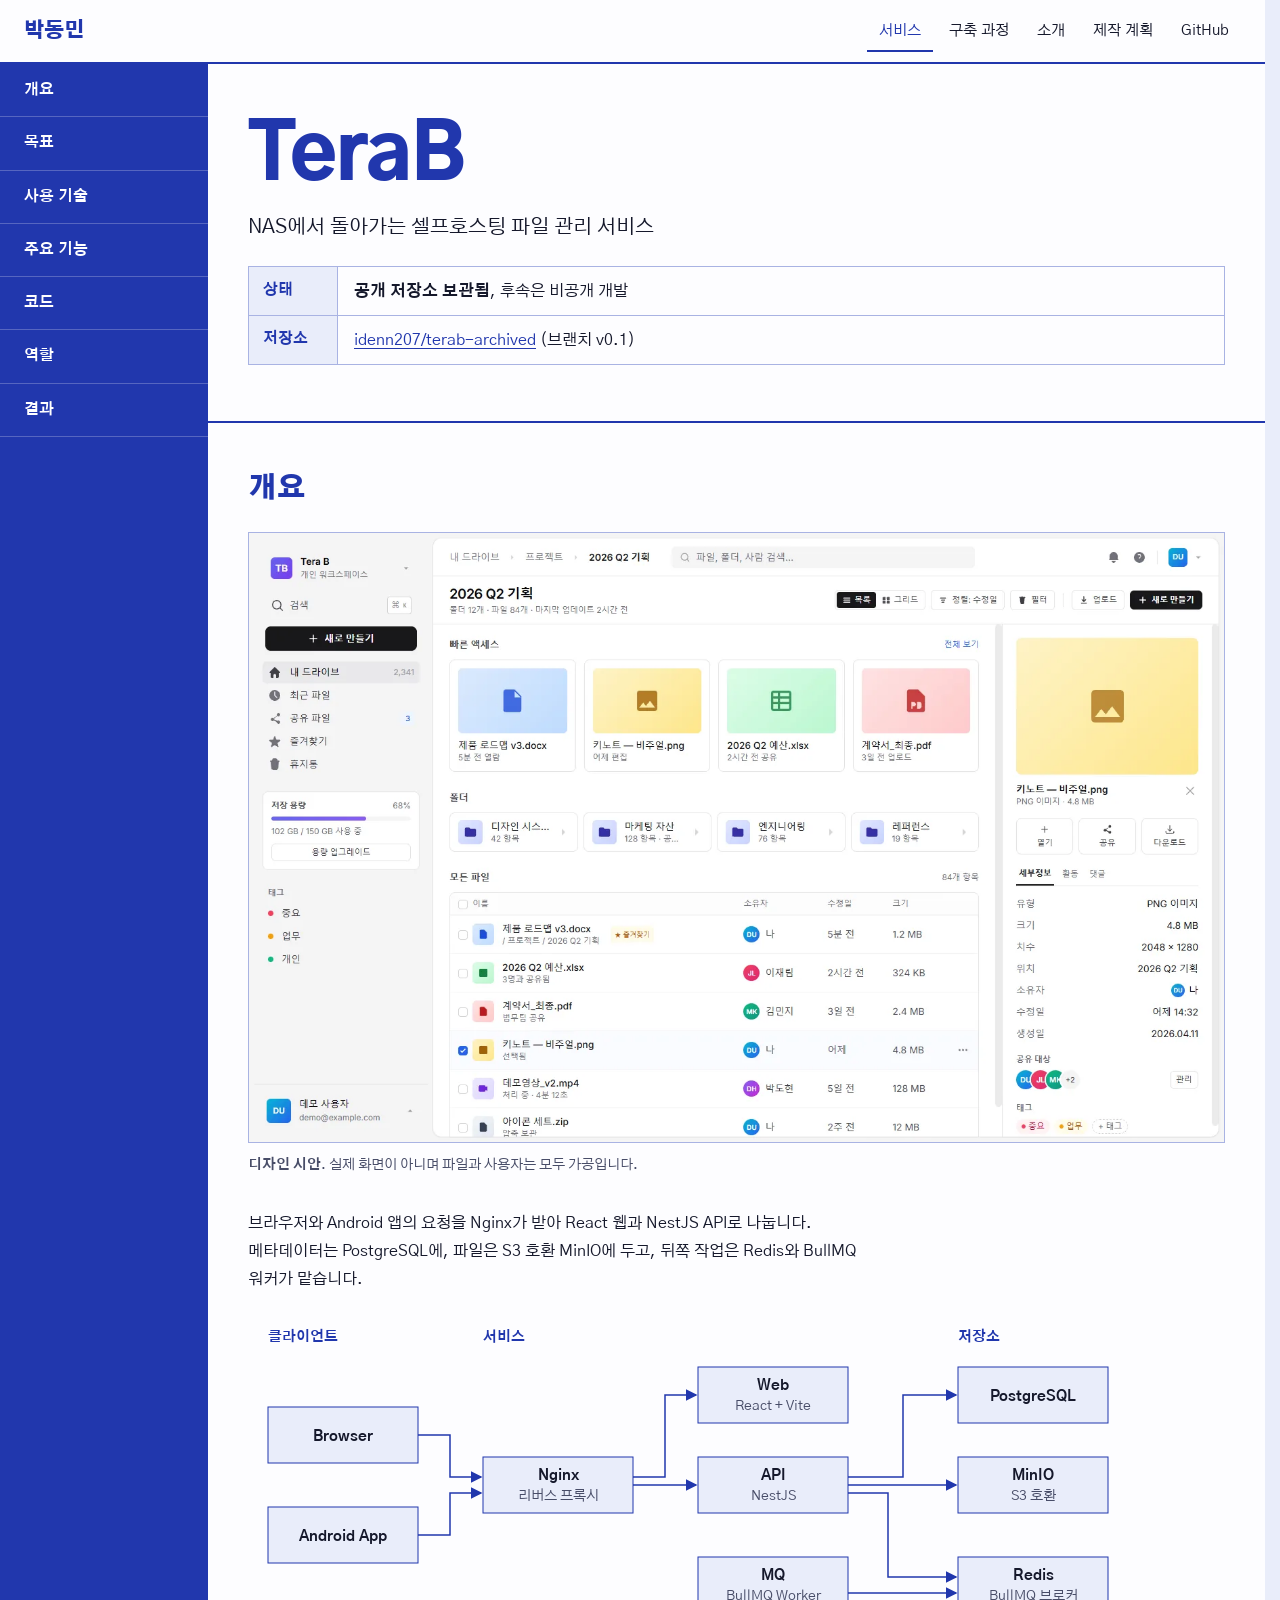
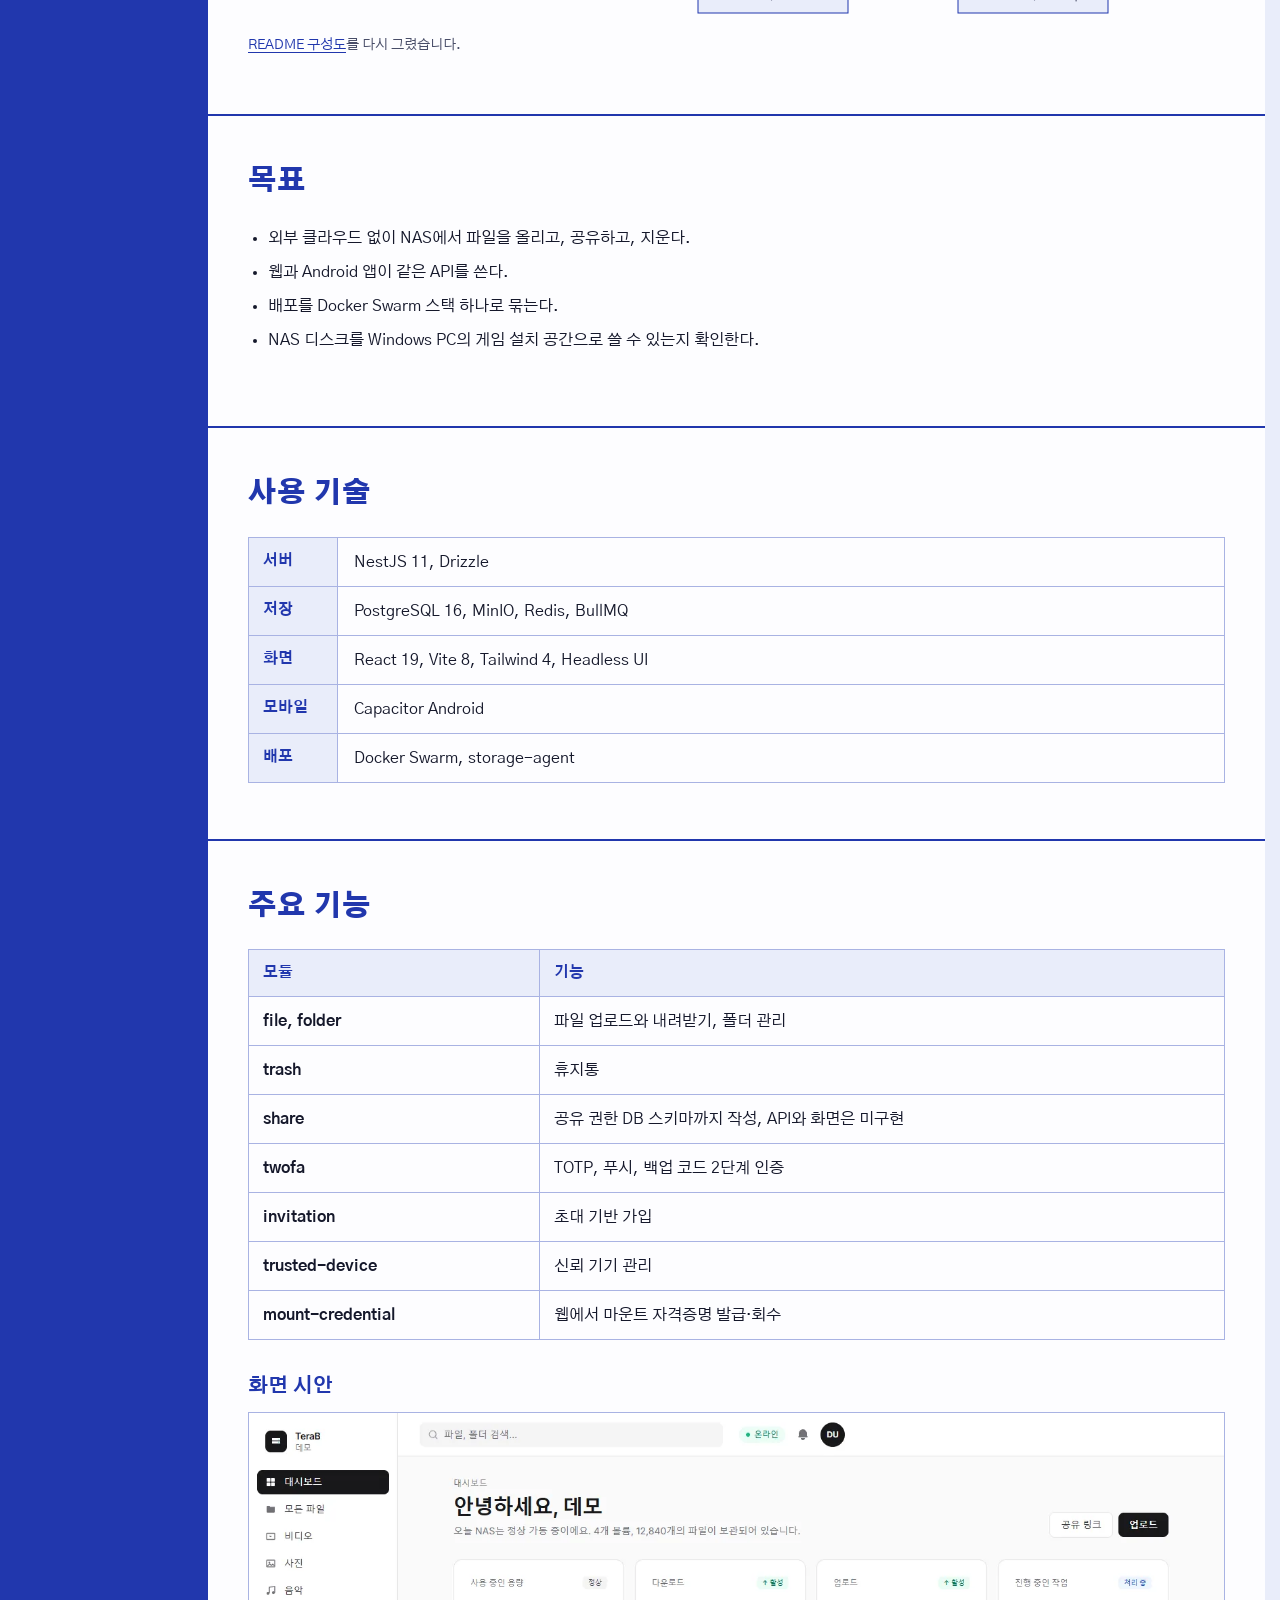
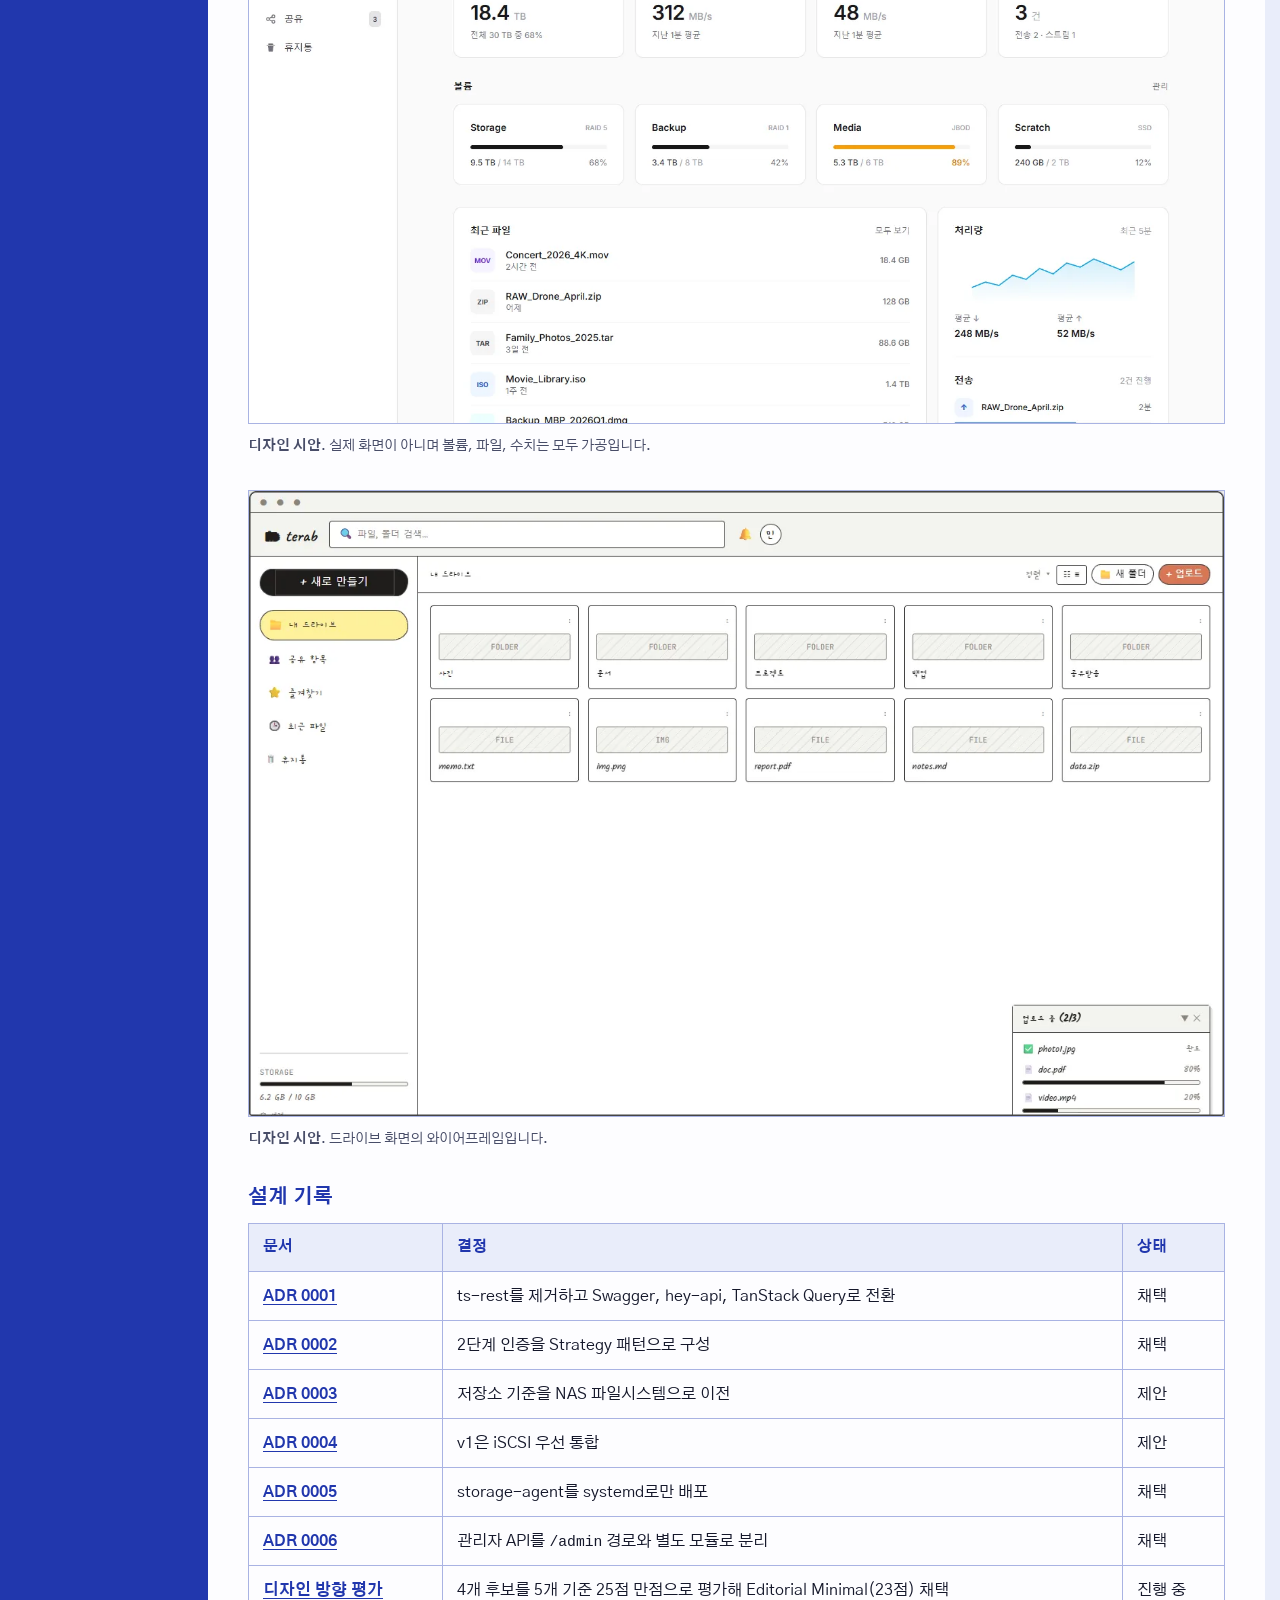
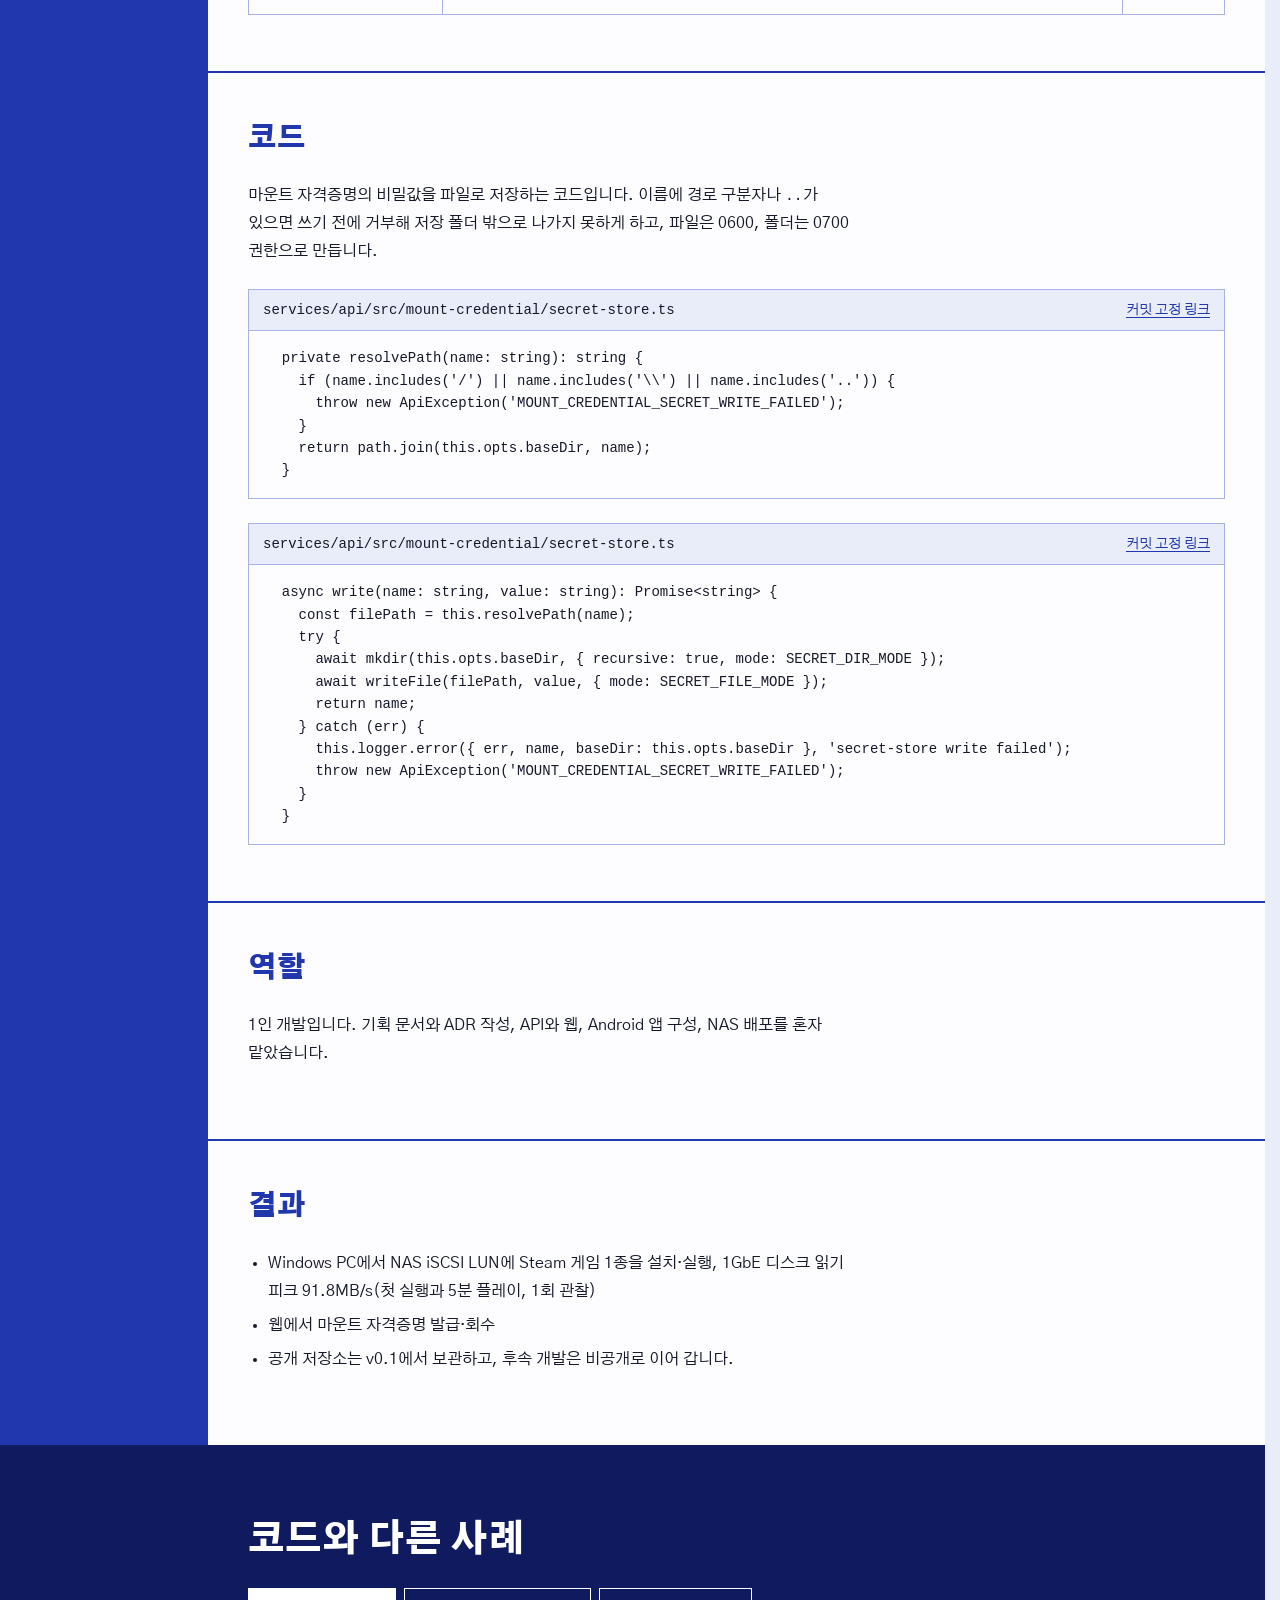
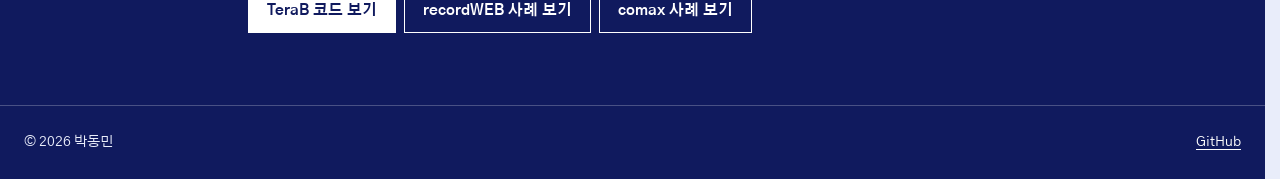
<file: projects/terab/index.html>
<!doctype html>
<html lang="ko">
<head>
  <meta charset="utf-8">
  <meta name="viewport" content="width=device-width, initial-scale=1">
  <title>TeraB 사례 | 박동민 포트폴리오</title>
  <meta name="description" content="NAS에서 돌아가는 셀프호스팅 파일 관리 서비스 TeraB의 개요, 목표, 사용 기술, 주요 기능, 코드, 역할, 결과를 정리했습니다.">
  <link rel="canonical" href="https://idenn207.github.io/projects/terab/">
  <meta property="og:type" content="website">
  <meta property="og:locale" content="ko_KR">
  <meta property="og:site_name" content="박동민 포트폴리오">
  <meta property="og:title" content="TeraB 사례 | 박동민 포트폴리오">
  <meta property="og:description" content="NAS에서 돌아가는 셀프호스팅 파일 관리 서비스 TeraB의 개요, 목표, 사용 기술, 주요 기능, 코드, 역할, 결과를 정리했습니다.">
  <meta property="og:url" content="https://idenn207.github.io/projects/terab/">
  <meta property="og:image" content="https://idenn207.github.io/assets/img/og.png">
  <meta property="og:image:width" content="1200">
  <meta property="og:image:height" content="630">
  <meta property="og:image:alt" content="박동민 포트폴리오 첫 화면. 셀프호스팅 서비스를 기획부터 구현까지 혼자 만든다는 제목과 recordWEB 화면, 서비스 3개의 이름이 있다.">
  <link rel="icon" href="/assets/favicon.svg" type="image/svg+xml">
  <link rel="preload" href="/assets/fonts/GothicA1-Regular.woff2" as="font" type="font/woff2" crossorigin>
  <link rel="stylesheet" href="/css/style.css">
  <script>document.documentElement.classList.add('js')</script>
  <script src="/js/main.js" defer onerror="document.documentElement.classList.remove('js')"></script>
</head>
<body>
  <a class="skip" href="#main">본문으로 건너뛰기</a>
  <header class="site-head">
    <a class="brand" href="/">박동민</a>
    <button class="menu-btn" type="button" aria-expanded="false" aria-controls="nav">메뉴</button>
    <nav id="nav" aria-label="주 메뉴">
      <a href="/#services" aria-current="true">서비스</a>
      <a href="/#process">구축 과정</a>
      <a href="/#about">소개</a>
      <a href="/plan/">제작 계획</a>
      <a href="https://github.com/idenn207">GitHub</a>
    </nav>
  </header>
  <div class="sheet">
    <aside class="rail">
      <nav class="toc" aria-label="이 페이지 목차">
        <ol>
          <li><a href="#overview">개요</a></li>
          <li><a href="#goals">목표</a></li>
          <li><a href="#stack">사용 기술</a></li>
          <li><a href="#features">주요 기능</a></li>
          <li><a href="#code">코드</a></li>
          <li><a href="#role">역할</a></li>
          <li><a href="#result">결과</a></li>
        </ol>
      </nav>
    </aside>
    <main id="main">
      <header class="case-head">
        <h1>TeraB</h1>
        <p>NAS에서 돌아가는 셀프호스팅 파일 관리 서비스</p>
        <dl class="form">
          <div><dt>상태</dt><dd><strong>공개 저장소 보관됨</strong>, 후속은 비공개 개발</dd></div>
          <div><dt>저장소</dt><dd><a href="https://github.com/idenn207/terab-archived">idenn207/terab-archived</a> (브랜치 v0.1)</dd></div>
        </dl>
      </header>

      <section id="overview">
        <h2>개요</h2>
        <figure class="shot">
          <img src="/assets/img/terab-drive.webp" width="1440" height="900" fetchpriority="high" alt="TeraB 드라이브 디자인 시안. 왼쪽에 메뉴와 저장 용량, 가운데에 빠른 액세스, 폴더, 파일 목록, 오른쪽에 선택한 파일의 세부 정보가 있다.">
          <figcaption><strong>디자인 시안</strong>. 실제 화면이 아니며 파일과 사용자는 모두 가공입니다.</figcaption>
        </figure>
        <p>브라우저와 Android 앱의 요청을 Nginx가 받아 React 웹과 NestJS API로 나눕니다. 메타데이터는 PostgreSQL에, 파일은 S3 호환 MinIO에 두고, 뒤쪽 작업은 Redis와 BullMQ 워커가 맡습니다.</p>
        <figure class="diagram">
          <svg class="wide" viewBox="0 0 880 306" role="img" aria-label="TeraB 구성도. Browser와 Android App이 Nginx로 들어오고, Nginx는 Web과 API로 연결된다. API는 PostgreSQL, MinIO, Redis를 쓰고 MQ 워커는 Redis를 쓴다.">
            <defs><marker id="a" viewBox="0 0 8 8" refX="7" refY="4" markerWidth="8" markerHeight="8" orient="auto"><path d="M0 0L8 4L0 8z"/></marker></defs>
            <text class="grp" x="20" y="24">클라이언트</text><text class="grp" x="235" y="24">서비스</text><text class="grp" x="710" y="24">저장소</text>
            <g class="edge" marker-end="url(#a)">
              <path d="M170 118H202V160H233"/><path d="M170 218H202V176H233"/>
              <path d="M385 160H417V78H448"/><path d="M385 168H448"/>
              <path d="M600 160H655V78H708"/><path d="M600 168H708"/><path d="M600 176H640V260H708"/><path d="M600 276H708"/>
            </g>
            <g class="node">
              <rect x="20" y="90" width="150" height="56"/><text x="95" y="124">Browser</text>
              <rect x="20" y="190" width="150" height="56"/><text x="95" y="224">Android App</text>
              <rect x="235" y="140" width="150" height="56"/><text x="310" y="163">Nginx</text><text class="sub" x="310" y="183">리버스 프록시</text>
              <rect x="450" y="50" width="150" height="56"/><text x="525" y="73">Web</text><text class="sub" x="525" y="93">React + Vite</text>
              <rect x="450" y="140" width="150" height="56"/><text x="525" y="163">API</text><text class="sub" x="525" y="183">NestJS</text>
              <rect x="450" y="240" width="150" height="56"/><text x="525" y="263">MQ</text><text class="sub" x="525" y="283">BullMQ Worker</text>
              <rect x="710" y="50" width="150" height="56"/><text x="785" y="84">PostgreSQL</text>
              <rect x="710" y="140" width="150" height="56"/><text x="785" y="163">MinIO</text><text class="sub" x="785" y="183">S3 호환</text>
              <rect x="710" y="240" width="150" height="56"/><text x="785" y="263">Redis</text><text class="sub" x="785" y="283">BullMQ 브로커</text>
            </g>
          </svg>
          <svg class="tall" viewBox="0 0 350 496" role="img" aria-label="TeraB 구성도. Browser와 Android App이 Nginx로 들어오고, Nginx는 Web과 API로 연결된다. API는 PostgreSQL, MinIO, Redis를 쓰고 MQ 워커는 Redis를 쓴다.">
            <defs><marker id="b" viewBox="0 0 8 8" refX="7" refY="4" markerWidth="8" markerHeight="8" orient="auto"><path d="M0 0L8 4L0 8z"/></marker></defs>
            <g class="edge" marker-end="url(#b)">
              <path d="M85 66V88H150V108"/><path d="M255 66V88H190V108"/>
              <path d="M140 166V188H85V208"/><path d="M200 166V188H255V208"/>
              <path d="M225 266V294H85V318"/><path d="M255 266V318"/><path d="M330 238H342V456H332"/><path d="M160 456H178"/>
            </g>
            <g class="node">
              <rect x="10" y="10" width="150" height="56"/><text x="85" y="44">Browser</text>
              <rect x="180" y="10" width="150" height="56"/><text x="255" y="44">Android App</text>
              <rect x="95" y="110" width="150" height="56"/><text x="170" y="133">Nginx</text><text class="sub" x="170" y="153">리버스 프록시</text>
              <rect x="10" y="210" width="150" height="56"/><text x="85" y="233">Web</text><text class="sub" x="85" y="253">React + Vite</text>
              <rect x="180" y="210" width="150" height="56"/><text x="255" y="233">API</text><text class="sub" x="255" y="253">NestJS</text>
              <rect x="10" y="320" width="150" height="56"/><text x="85" y="354">PostgreSQL</text>
              <rect x="180" y="320" width="150" height="56"/><text x="255" y="343">MinIO</text><text class="sub" x="255" y="363">S3 호환</text>
              <rect x="10" y="428" width="150" height="56"/><text x="85" y="451">MQ</text><text class="sub" x="85" y="471">BullMQ Worker</text>
              <rect x="180" y="428" width="150" height="56"/><text x="255" y="451">Redis</text><text class="sub" x="255" y="471">BullMQ 브로커</text>
            </g>
          </svg>
          <figcaption><a href="https://github.com/idenn207/terab-archived/blob/31548ecbc13676afd0e98f1bb3fcad946689b55b/README.md">README 구성도</a>를 다시 그렸습니다.</figcaption>
        </figure>
      </section>

      <section id="goals">
        <h2>목표</h2>
        <ul>
          <li>외부 클라우드 없이 NAS에서 파일을 올리고, 공유하고, 지운다.</li>
          <li>웹과 Android 앱이 같은 API를 쓴다.</li>
          <li>배포를 Docker Swarm 스택 하나로 묶는다.</li>
          <li>NAS 디스크를 Windows PC의 게임 설치 공간으로 쓸 수 있는지 확인한다.</li>
        </ul>
      </section>

      <section id="stack">
        <h2>사용 기술</h2>
        <dl class="form">
          <div><dt>서버</dt><dd>NestJS 11, Drizzle</dd></div>
          <div><dt>저장</dt><dd>PostgreSQL 16, MinIO, Redis, BullMQ</dd></div>
          <div><dt>화면</dt><dd>React 19, Vite 8, Tailwind 4, Headless UI</dd></div>
          <div><dt>모바일</dt><dd>Capacitor Android</dd></div>
          <div><dt>배포</dt><dd>Docker Swarm, storage-agent</dd></div>
        </dl>
      </section>

      <section id="features">
        <h2>주요 기능</h2>
        <table class="ledger">
          <thead><tr><th scope="col">모듈</th><th scope="col">기능</th></tr></thead>
          <tbody>
            <tr><th scope="row">file, folder</th><td>파일 업로드와 내려받기, 폴더 관리</td></tr>
            <tr><th scope="row">trash</th><td>휴지통</td></tr>
            <tr><th scope="row">share</th><td>공유 권한 DB 스키마까지 작성, API와 화면은 미구현</td></tr>
            <tr><th scope="row">twofa</th><td>TOTP, 푸시, 백업 코드 2단계 인증</td></tr>
            <tr><th scope="row">invitation</th><td>초대 기반 가입</td></tr>
            <tr><th scope="row">trusted-device</th><td>신뢰 기기 관리</td></tr>
            <tr><th scope="row">mount-credential</th><td>웹에서 마운트 자격증명 발급·회수</td></tr>
          </tbody>
        </table>
        <h3>화면 시안</h3>
        <figure class="shot">
          <img src="/assets/img/terab-explorer.webp" width="1440" height="900" loading="lazy" alt="TeraB NAS 대시보드 디자인 시안. 사용 중인 용량, 다운로드, 업로드, 진행 중인 작업 카드 아래에 볼륨 4개와 최근 파일 목록이 있다.">
          <figcaption><strong>디자인 시안</strong>. 실제 화면이 아니며 볼륨, 파일, 수치는 모두 가공입니다.</figcaption>
        </figure>
        <figure class="shot">
          <img src="/assets/img/terab-wireframe.webp" width="1280" height="820" loading="lazy" alt="TeraB 드라이브 와이어프레임. 왼쪽 메뉴, 위쪽 검색창, 폴더와 파일 격자, 오른쪽 아래 업로드 진행 창이 손그림 느낌으로 그려져 있다.">
          <figcaption><strong>디자인 시안</strong>. 드라이브 화면의 와이어프레임입니다.</figcaption>
        </figure>
        <h3>설계 기록</h3>
        <table class="ledger">
          <thead><tr><th scope="col">문서</th><th scope="col">결정</th><th scope="col">상태</th></tr></thead>
          <tbody>
            <tr><th scope="row"><a href="https://github.com/idenn207/terab-archived/blob/31548ecbc13676afd0e98f1bb3fcad946689b55b/docs/adr/0001-ts-rest-removal-swagger-migration.md">ADR 0001</a></th><td>ts-rest를 제거하고 Swagger, hey-api, TanStack Query로 전환</td><td>채택</td></tr>
            <tr><th scope="row"><a href="https://github.com/idenn207/terab-archived/blob/31548ecbc13676afd0e98f1bb3fcad946689b55b/docs/adr/0002-twofa-strategy-pattern.md">ADR 0002</a></th><td>2단계 인증을 Strategy 패턴으로 구성</td><td>채택</td></tr>
            <tr><th scope="row"><a href="https://github.com/idenn207/terab-archived/blob/31548ecbc13676afd0e98f1bb3fcad946689b55b/docs/adr/0003-storage-sot-nas-filesystem.md">ADR 0003</a></th><td>저장소 기준을 NAS 파일시스템으로 이전</td><td>제안</td></tr>
            <tr><th scope="row"><a href="https://github.com/idenn207/terab-archived/blob/31548ecbc13676afd0e98f1bb3fcad946689b55b/docs/adr/0004-iscsi-priority-smb-deferred.md">ADR 0004</a></th><td>v1은 iSCSI 우선 통합</td><td>제안</td></tr>
            <tr><th scope="row"><a href="https://github.com/idenn207/terab-archived/blob/31548ecbc13676afd0e98f1bb3fcad946689b55b/docs/adr/0005-sidecar-agent-systemd-only.md">ADR 0005</a></th><td>storage-agent를 systemd로만 배포</td><td>채택</td></tr>
            <tr><th scope="row"><a href="https://github.com/idenn207/terab-archived/blob/31548ecbc13676afd0e98f1bb3fcad946689b55b/docs/adr/0006-admin-api-prefix-and-module.md">ADR 0006</a></th><td>관리자 API를 <code>/admin</code> 경로와 별도 모듈로 분리</td><td>채택</td></tr>
            <tr><th scope="row"><a href="https://github.com/idenn207/terab-archived/blob/31548ecbc13676afd0e98f1bb3fcad946689b55b/docs/design/direction.md">디자인 방향 평가</a></th><td>4개 후보를 5개 기준 25점 만점으로 평가해 Editorial Minimal(23점) 채택</td><td>진행 중</td></tr>
          </tbody>
        </table>
      </section>

      <section id="code">
        <h2>코드</h2>
        <p>마운트 자격증명의 비밀값을 파일로 저장하는 코드입니다. 이름에 경로 구분자나 <code>..</code>가 있으면 쓰기 전에 거부해 저장 폴더 밖으로 나가지 못하게 하고, 파일은 0600, 폴더는 0700 권한으로 만듭니다.</p>
        <figure class="code">
          <figcaption><span>services/api/src/mount-credential/secret-store.ts</span><a href="https://github.com/idenn207/terab-archived/blob/31548ecbc13676afd0e98f1bb3fcad946689b55b/services/api/src/mount-credential/secret-store.ts#L51-L56" aria-label="services/api/src/mount-credential/secret-store.ts 커밋 고정 링크">커밋 고정 링크</a></figcaption>
          <pre tabindex="0"><code>  private resolvePath(name: string): string {
    if (name.includes('/') || name.includes('\\') || name.includes('..')) {
      throw new ApiException('MOUNT_CREDENTIAL_SECRET_WRITE_FAILED');
    }
    return path.join(this.opts.baseDir, name);
  }</code></pre>
        </figure>
        <figure class="code">
          <figcaption><span>services/api/src/mount-credential/secret-store.ts</span><a href="https://github.com/idenn207/terab-archived/blob/31548ecbc13676afd0e98f1bb3fcad946689b55b/services/api/src/mount-credential/secret-store.ts#L30-L40" aria-label="services/api/src/mount-credential/secret-store.ts 커밋 고정 링크">커밋 고정 링크</a></figcaption>
          <pre tabindex="0"><code>  async write(name: string, value: string): Promise&lt;string&gt; {
    const filePath = this.resolvePath(name);
    try {
      await mkdir(this.opts.baseDir, { recursive: true, mode: SECRET_DIR_MODE });
      await writeFile(filePath, value, { mode: SECRET_FILE_MODE });
      return name;
    } catch (err) {
      this.logger.error({ err, name, baseDir: this.opts.baseDir }, 'secret-store write failed');
      throw new ApiException('MOUNT_CREDENTIAL_SECRET_WRITE_FAILED');
    }
  }</code></pre>
        </figure>
      </section>

      <section id="role">
        <h2>역할</h2>
        <p>1인 개발입니다. 기획 문서와 ADR 작성, API와 웹, Android 앱 구성, NAS 배포를 혼자 맡았습니다.</p>
      </section>

      <section id="result">
        <h2>결과</h2>
        <ul>
          <li>Windows PC에서 NAS iSCSI LUN에 Steam 게임 1종을 설치·실행, 1GbE 디스크 읽기 피크 91.8MB/s(첫 실행과 5분 플레이, 1회 관찰)</li>
          <li>웹에서 마운트 자격증명 발급·회수</li>
          <li>공개 저장소는 v0.1에서 보관하고, 후속 개발은 비공개로 이어 갑니다.</li>
        </ul>
      </section>
    </main>
  </div>
  <section class="contact" aria-labelledby="contact-title">
    <h2 id="contact-title">코드와 다른 사례</h2>
    <p class="cta">
      <a class="btn invert" href="https://github.com/idenn207/terab-archived">TeraB 코드 보기</a>
      <a class="btn ghost" href="/projects/recordweb/">recordWEB 사례 보기</a>
      <a class="btn ghost" href="/projects/comax/">comax 사례 보기</a>
    </p>
  </section>
  <footer class="site-foot">
    <span>&copy; 2026 박동민</span>
    <a href="https://github.com/idenn207">GitHub</a>
  </footer>
</body>
</html>
</file>
<file: css/style.css>
@font-face {
  font-family: 'Gothic A1';
  src: url('/assets/fonts/GothicA1-Regular.woff2') format('woff2');
  font-weight: 400;
  font-display: swap;
}
@font-face {
  font-family: 'Gothic A1';
  src: url('/assets/fonts/GothicA1-Bold.woff2') format('woff2');
  font-weight: 700;
  font-display: swap;
}
@font-face {
  font-family: 'Gothic A1';
  src: url('/assets/fonts/GothicA1-Black.woff2') format('woff2');
  font-weight: 900;
  font-display: swap;
}

:root {
  --ink: #2137ad;
  --ink-deep: #101a5e;
  --tint: #e9edfa;
  --rule: #a9b3e3;
  --paper: #fdfdff;
  --text: #15182b;
  --muted: #484d68;
  --head: 64px;
  --gap: 40px;
  --mono: ui-monospace, Consolas, 'D2Coding', monospace;
}

*, *::before, *::after { box-sizing: border-box; }

html {
  scrollbar-gutter: stable;
  scrollbar-color: var(--ink) var(--tint);
  background: var(--tint);
  -webkit-text-size-adjust: 100%;
}

body {
  margin: 0;
  font: 400 16px/1.75 'Gothic A1', 'Malgun Gothic', 'Apple SD Gothic Neo', sans-serif;
  color: var(--text);
  word-break: keep-all;
  overflow-wrap: anywhere;
  display: flex;
  flex-direction: column;
  min-height: 100vh;
}

::selection { background: var(--ink); color: #fff; }

:focus-visible { outline: 2px solid var(--ink); outline-offset: 2px; }
/* 뒤로 탭할 때 포커스가 고정 머리글과 목차 아래로 숨지 않게 한다 */
a, pre { scroll-margin-block: calc(var(--head) + 12px); }

a { color: var(--ink); text-underline-offset: 3px; }
a:hover { color: var(--ink-deep); text-decoration-thickness: 2px; }

h1, h2, h3 { margin: 0; color: var(--ink); text-wrap: balance; }
h1 { font-weight: 900; line-height: 1.2; letter-spacing: -0.02em; }
h2 { font-size: 28px; font-weight: 900; line-height: 1.3; margin-bottom: 24px; }
h3 { font-size: 20px; font-weight: 700; line-height: 1.4; }

p, ul { margin: 0 0 16px; max-width: 68ch; }
ul { padding-left: 20px; }
li + li { margin-top: 6px; }
strong { font-weight: 700; }
code { font: 0.92em var(--mono); }

.skip {
  position: absolute;
  left: 8px;
  top: -64px;
  z-index: 40;
  padding: 8px 14px;
  background: var(--ink);
  color: #fff;
}
.skip:focus { top: 8px; }
.skip:hover, .skip:focus { color: #fff; }

/* 머리글 */
.site-head {
  position: sticky;
  top: 0;
  z-index: 20;
  display: flex;
  flex-wrap: wrap;
  align-items: center;
  justify-content: space-between;
  gap: 4px 24px;
  width: 100%;
  max-width: 1440px;
  min-height: var(--head);
  margin-inline: auto;
  padding: 0 24px;
  background: var(--paper);
  border-bottom: 2px solid var(--ink);
}
.brand { font-size: 20px; font-weight: 900; color: var(--ink); text-decoration: none; }
#nav { display: flex; flex-wrap: wrap; gap: 4px; }
#nav a { padding: 8px 12px; color: var(--text); font-size: 15px; text-decoration: none; white-space: nowrap; }
#nav a:hover { color: var(--ink); background: var(--tint); }
#nav a[aria-current] { color: var(--ink); box-shadow: inset 0 -2px var(--ink); }
.menu-btn { display: none; }

/* 서식 틀: 왼쪽 잉크 레일과 본문 */
.sheet {
  display: grid;
  grid-template-columns: 208px minmax(0, 1fr);
  flex-grow: 1;
  width: 100%;
  max-width: 1440px;
  margin-inline: auto;
  background: var(--paper);
}
.sheet.no-rail { grid-template-columns: minmax(0, 1fr); }
.no-rail .case-head { border-bottom: 0; }
.rail { background: var(--ink); }
.toc { position: sticky; top: var(--head); }
.toc ol { position: relative; margin: 0; padding: 0; list-style: none; }
.toc li { margin: 0; }
.toc a {
  display: block;
  padding: 13px 24px;
  color: #fff;
  font-size: 15px;
  font-weight: 700;
  text-decoration: none;
  border-bottom: 1px solid rgb(255 255 255 / 0.24);
  transition: background-color 0.16s ease-out, color 0.16s ease-out;
}
.toc a:hover { background: var(--ink-deep); color: #fff; }
.toc a[aria-current] { background: var(--paper); color: var(--ink); }
.toc a:focus-visible { outline-color: #fff; outline-offset: -4px; }
.toc a[aria-current]:focus-visible { outline-color: var(--ink); }

main section, .case-head {
  padding: 48px var(--gap) 56px;
  border-bottom: 2px solid var(--ink);
  scroll-margin-top: var(--head);
}
main > section:last-child { border-bottom: 0; }
main h3 { margin: 32px 0 12px; }

/* 기입 칸 */
.form {
  display: grid;
  gap: 1px;
  margin: 0;
  background: var(--rule);
  border: 1px solid var(--rule);
}
.form > div { display: grid; grid-template-columns: 5.5rem minmax(0, 1fr); gap: 1px; }
.form dt {
  padding: 10px 14px;
  background: var(--tint);
  color: var(--ink);
  font-size: 15px;
  font-weight: 700;
  text-align-last: justify;
  text-justify: inter-character;
}
.form dd { margin: 0; padding: 10px 16px; background: var(--paper); }

.btn {
  display: inline-block;
  padding: 11px 18px;
  border: 1px solid var(--ink);
  background: var(--paper);
  font-size: 15px;
  font-weight: 700;
  line-height: 1.4;
  text-align: center;
  text-decoration: none;
  white-space: nowrap;
}
.btn:hover { background: var(--tint); }
.btn.primary { background: var(--ink); color: #fff; }
.btn.primary:hover { background: var(--ink-deep); border-color: var(--ink-deep); color: #fff; }
.cta { display: flex; flex-wrap: wrap; gap: 8px; margin: 16px 0 0; }

/* 첫 화면: 잉크 면 위에 정체, 서비스 3개, 실제 화면 */
.hero {
  display: grid;
  grid-template-columns: minmax(0, 6fr) minmax(0, 7fr);
  column-gap: 48px;
  padding: 0;
  background: var(--ink);
  color: #fff;
  border-bottom: 0;
}
.hero ::selection { background: #fff; color: var(--ink); }
.hero :focus-visible { outline-color: #fff; }
.hero-copy { align-self: center; padding: 48px 0 40px var(--gap); }
.hero h1 { color: #fff; font-size: clamp(2.25rem, 4.2vw, 3.75rem); }
.hero-copy p { margin: 20px 0 0; font-size: 18px; line-height: 1.6; color: var(--tint); }
.hero-copy .cta { margin-top: 28px; }
.hero-shot { grid-column: 2; grid-row: 1; margin: 0; padding-top: 40px; }
.hero-shot img { display: block; width: 100%; height: auto; }
.hero-shot figcaption { padding: 10px var(--gap) 16px 0; font-size: 14px; color: var(--tint); }
.lineup {
  grid-column: 1 / -1;
  display: grid;
  grid-template-columns: repeat(3, minmax(0, 1fr));
  max-width: none;
  margin: 0;
  padding: 0;
  list-style: none;
  background: var(--ink-deep);
}
.lineup li { margin: 0; }
.lineup li + li { border-left: 1px solid rgb(255 255 255 / 0.24); }
.lineup a { display: block; height: 100%; padding: 16px var(--gap) 18px; color: #fff; text-decoration: none; }
.lineup a:hover { background: var(--ink); color: #fff; }
.lineup strong { display: block; font-size: 22px; font-weight: 900; line-height: 1.4; }
.lineup span { color: var(--tint); font-size: 15px; }

/* 서비스: 열 사이 행 높이를 subgrid로 맞춘다 */
.svcs { display: grid; grid-template-columns: repeat(3, minmax(0, 1fr)); gap: 0 32px; }
.svc { display: grid; grid-row: span 7; grid-template-rows: subgrid; row-gap: 0; }
.svc .shot { margin: 0; }
.svc .shot img { aspect-ratio: 8 / 5; object-fit: cover; object-position: left top; }
.svc-name { margin: 16px 0; }
.svc h3 { margin: 0 0 4px; font-size: 32px; font-weight: 900; }
.svc-name p { margin: 0; }
.svc .form { grid-row: span 4; grid-template-rows: subgrid; }
.svc .btn { justify-self: start; margin-top: 16px; }

/* 구축 과정: 결재란 */
.steps {
  display: grid;
  grid-template-columns: repeat(4, minmax(0, 1fr));
  gap: 1px;
  margin: 0;
  padding: 0;
  list-style: none;
  background: var(--rule);
  border: 1px solid var(--rule);
}
.steps li { margin: 0; padding: 0 0 16px; background: var(--paper); }
.steps h3 { margin: 0 0 12px; padding: 10px; background: var(--tint); font-size: 16px; text-align: center; }
.steps p, .steps a { display: block; margin: 0 14px 8px; }

/* 소개와 그 밖의 프로젝트 */
.split { display: grid; grid-template-columns: minmax(0, 1fr) minmax(0, 2fr); }
.split section { border-bottom: 0; }
.split section + section { border-left: 1px solid var(--rule); }

/* 표 */
/* anywhere는 최소 폭을 없애 자동 열폭이 낱말 중간을 쪼갠다. 표에서는 넘칠 때만 끊는다 */
.ledger { width: 100%; border-collapse: collapse; overflow-wrap: break-word; }
.ledger th, .ledger td { padding: 10px 14px; border: 1px solid var(--rule); text-align: left; vertical-align: top; }
.ledger thead th { background: var(--tint); color: var(--ink); font-size: 15px; font-weight: 700; white-space: nowrap; }
.ledger tbody th { font-weight: 700; white-space: nowrap; }
.ledger time { white-space: nowrap; }
.ledger td a + a { margin-left: 12px; }
.note { margin: 16px 0 0; }

/* 코드와 그림 */
.code { margin: 24px 0 0; }
.code figcaption {
  display: flex;
  flex-wrap: wrap;
  justify-content: space-between;
  gap: 2px 16px;
  padding: 8px 14px;
  background: var(--tint);
  border: 1px solid var(--rule);
  border-bottom: 0;
  font-size: 14px;
}
.code figcaption span { font-family: var(--mono); }
.code pre {
  margin: 0;
  padding: 16px;
  overflow-x: auto;
  background: var(--paper);
  border: 1px solid var(--rule);
  font: 14px/1.6 var(--mono);
  tab-size: 4;
  word-break: normal;
  overflow-wrap: normal;
}
.code code { font: inherit; }
.term pre { background: var(--ink-deep); border-color: var(--ink-deep); color: var(--tint); }

.shot { margin: 0 0 32px; }
.shot:last-child { margin-bottom: 0; }
.shot img { display: block; width: 100%; height: auto; border: 1px solid var(--rule); }
.shot figcaption, .diagram figcaption { margin-top: 10px; font-size: 14px; color: var(--muted); }

.diagram { margin: 24px 0 0; container-type: inline-size; }
.diagram svg { display: block; width: 100%; max-width: 880px; height: auto; }
.diagram .tall { display: none; max-width: 350px; }
.diagram marker path { fill: var(--ink); }
.edge { fill: none; stroke: var(--ink); stroke-width: 1.5; }
.node rect { fill: var(--tint); stroke: var(--ink); }
.node text { fill: var(--text); font-size: 15px; font-weight: 700; text-anchor: middle; }
.node .sub { fill: var(--muted); font-size: 14px; font-weight: 400; }
.grp { fill: var(--ink); font-size: 14px; font-weight: 700; }
/* SVG 글자는 폭 따라 줄어든다. 이 폭 아래로는 12px 밑이 되므로 세로 그림으로 바꾼다 */
@container (max-width: 759px) {
  .diagram .wide { display: none; }
  .diagram .tall { display: block; }
}

/* 하단 */
.case-head h1 { font-size: clamp(2.75rem, 6vw, 5rem); }
.case-head p { margin: 8px 0 24px; font-size: 20px; line-height: 1.5; }
.case-head .cta { margin-top: 16px; }

.contact { padding: 72px max(248px, calc((100% - 1440px) / 2 + 248px)); background: var(--ink-deep); color: #fff; }
.no-rail ~ .contact { padding-inline: max(var(--gap), calc((100% - 1440px) / 2 + var(--gap))); }
.contact h2 { margin-bottom: 24px; color: #fff; font-size: clamp(1.5rem, 3vw, 2.25rem); }
.contact .cta { margin: 0; max-width: none; }
.btn.invert { background: #fff; border-color: #fff; color: var(--ink-deep); }
.btn.invert:hover { background: var(--tint); color: var(--ink-deep); }
.btn.ghost { background: transparent; border-color: #fff; color: #fff; }
.btn.ghost:hover { background: rgb(255 255 255 / 0.14); color: #fff; }
.contact :focus-visible, .site-foot :focus-visible { outline-color: #fff; }

.site-foot {
  display: flex;
  justify-content: space-between;
  gap: 16px;
  padding: 24px max(24px, calc((100% - 1440px) / 2 + 24px));
  background: var(--ink-deep);
  color: var(--tint);
  border-top: 1px solid rgb(255 255 255 / 0.24);
  font-size: 14px;
}
.site-foot a { color: #fff; }
.site-foot a:hover { color: var(--tint); }

@media (max-width: 1240px) {
  .svcs { grid-template-columns: minmax(0, 1fr); }
  .svc {
    grid-row: auto;
    grid-template: 'shot form' auto 'name form' auto 'btn form' 1fr / minmax(0, 1fr) minmax(0, 1fr);
    column-gap: 24px;
    padding: 24px 0;
    border-top: 1px solid var(--rule);
  }
  .svc:first-child { padding-top: 0; border-top: 0; }
  .svc:last-child { padding-bottom: 0; }
  .svc .shot { grid-area: shot; }
  .svc-name { grid-area: name; }
  .svc .form { grid-area: form; align-self: start; grid-template-rows: none; }
  .svc .btn { grid-area: btn; align-self: start; margin-top: 0; }
}

@media (max-width: 1000px) {
  :root { --head: 48px; --gap: 20px; }
  .sheet { grid-template-columns: minmax(0, 1fr); }
  .rail { position: sticky; top: var(--head); z-index: 10; }
  .toc { position: static; }
  .toc ol { display: flex; overflow-x: auto; scrollbar-width: none; }
  .toc a { padding: 12px 16px; border-bottom: 0; white-space: nowrap; }
  main section, .case-head { padding-top: 36px; padding-bottom: 40px; }
  /* 가로 목차 높이 50px만큼 더 띄워 도착한 제목이 가려지지 않게 한다 */
  .rail ~ main :is(section, .case-head, a, pre) { scroll-margin-top: calc(var(--head) + 50px); }
  .hero { grid-template-columns: minmax(0, 1fr); }
  .hero-copy { padding: 32px var(--gap); }
  .hero-shot { grid-column: 1; grid-row: auto; padding: 24px var(--gap) 8px; }
  .hero-shot figcaption { padding-right: 0; }
  .lineup a { padding-inline: var(--gap); }
  .split { grid-template-columns: minmax(0, 1fr); }
  .split section + section { border-left: 0; border-top: 2px solid var(--ink); }
  .steps { grid-template-columns: repeat(2, minmax(0, 1fr)); }
  .contact { padding: 56px var(--gap); }
}

@media (max-width: 760px) {
  :root { --head: 56px; }
  .site-head { padding: 4px 20px; }
  /* JS 없이는 메뉴가 펼쳐져 머리글이 높아지므로 고정하지 않는다 */
  html:not(.js) .site-head { position: relative; }
  html:not(.js) .rail { top: 0; }
  .js .menu-btn {
    display: block;
    padding: 8px 14px;
    border: 1px solid var(--ink);
    background: var(--paper);
    color: var(--ink);
    font: inherit;
    font-size: 15px;
    font-weight: 700;
    cursor: pointer;
  }
  .js #nav {
    display: none;
    position: absolute;
    top: 100%;
    left: 0;
    right: 0;
    background: var(--paper);
    border-bottom: 2px solid var(--ink);
    padding: 8px 12px;
  }
  .js #nav.open { display: block; }
  .js #nav a { display: block; padding: 12px; }
  .toc a { padding-inline: 14px; }
  .steps { grid-template-columns: minmax(0, 1fr); }
  .lineup { grid-template-columns: minmax(0, 1fr); }
  .lineup li + li { border-left: 0; border-top: 1px solid rgb(255 255 255 / 0.24); }
  .lineup a { padding-block: 12px 14px; }
  .svc { grid-template: none / minmax(0, 1fr); }
  .svc .shot, .svc-name, .svc .form, .svc .btn { grid-area: auto; }
  .svc .btn { margin-top: 16px; }
  .form > div { grid-template-columns: 4.75rem minmax(0, 1fr); }
  .form dt { padding-inline: 10px; }
  .form dd { padding-inline: 12px; }
  .ledger, .ledger tbody, .ledger tr, .ledger th, .ledger td { display: block; width: 100%; }
  .ledger { border-top: 1px solid var(--rule); }
  .ledger thead { position: absolute; width: 1px; height: 1px; overflow: hidden; clip-path: inset(50%); }
  .ledger tr { padding: 10px 14px; border: 1px solid var(--rule); border-top: 0; }
  .ledger th, .ledger td { padding: 0; border: 0; }
  .ledger tbody th { color: var(--ink); }
  .ledger td[data-label]::before { content: attr(data-label) ': '; color: var(--muted); }
  .site-foot { padding-inline: 20px; }
}

@media (prefers-reduced-motion: reduce) {
  .toc a { transition: none; }
}
</file>
